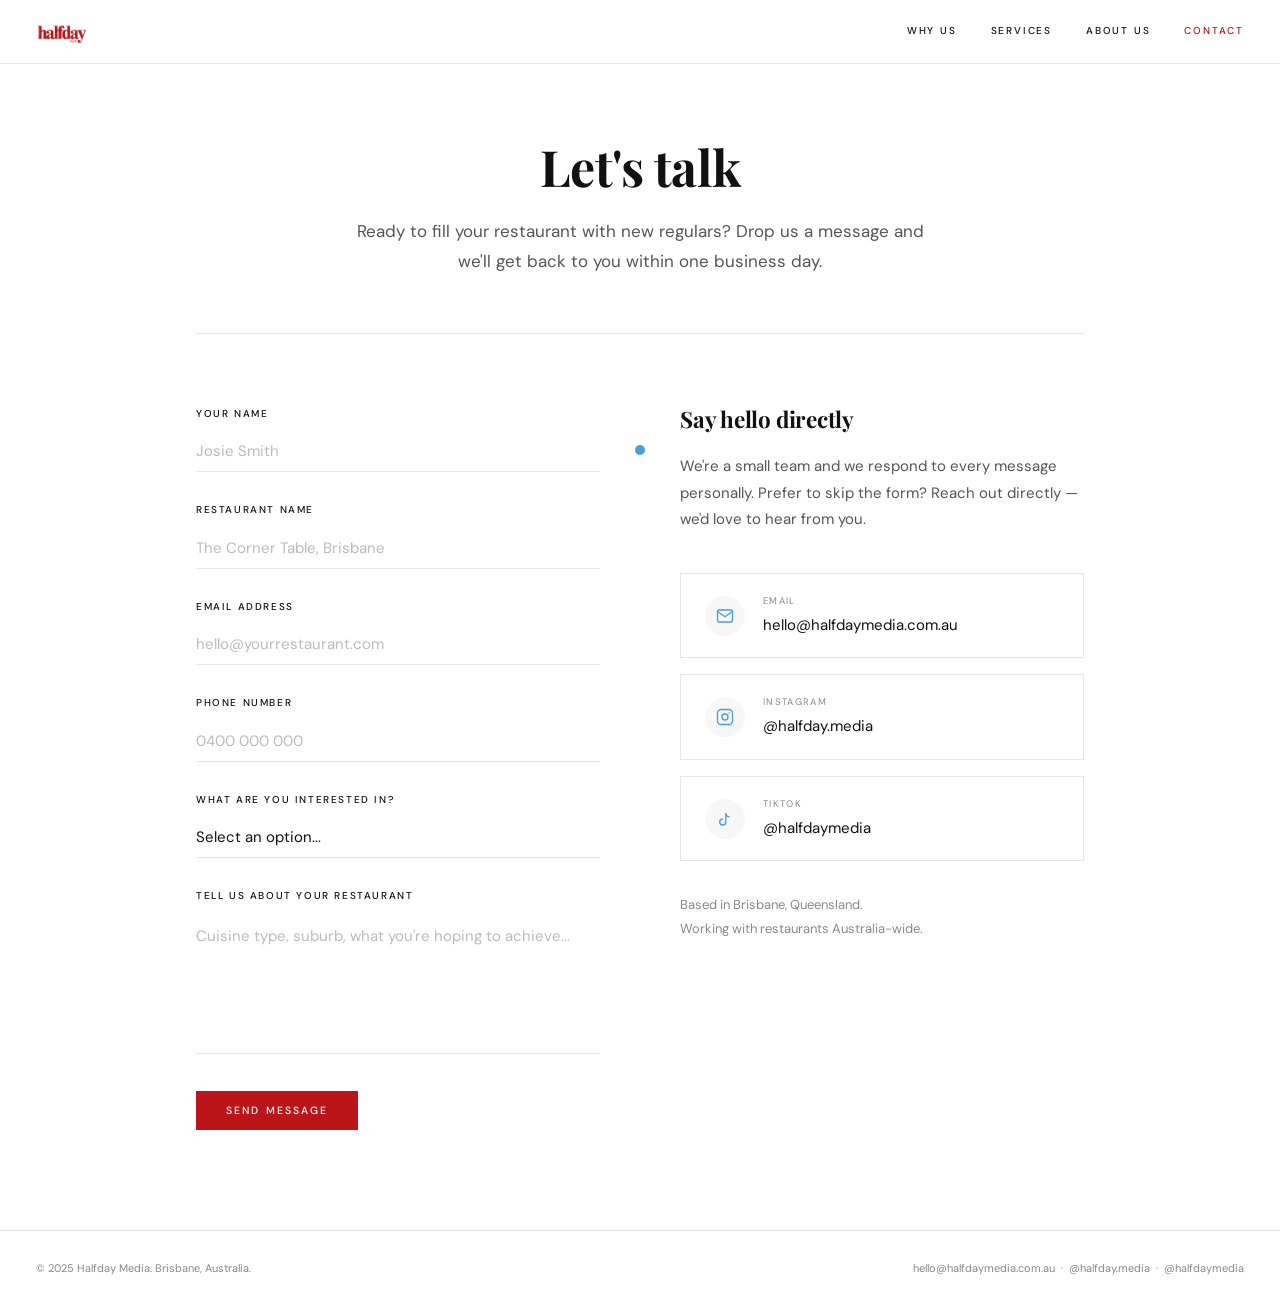
<file: contact.html>
<!DOCTYPE html>
<html lang="en">
<head>
  <meta charset="UTF-8">
  <meta name="viewport" content="width=device-width, initial-scale=1.0">
  <title>Contact — Halfday Media | Get in Touch</title>
  <meta name="description" content="Ready to fill your restaurant with new regulars? Get in touch with Halfday Media — Brisbane's influencer marketing agency for food and hospitality.">
  <link rel="icon" type="image/png" href="favicon.png">
  <link rel="preconnect" href="https://fonts.googleapis.com">
  <link href="https://fonts.googleapis.com/css2?family=Playfair+Display:wght@400;700;900&family=DM+Sans:opsz,wght@9..40,300;9..40,400;9..40,500&display=swap" rel="stylesheet">
  <link rel="stylesheet" href="styles.css">
</head>
<body>

<header class="site-header">
  <a href="index.html" class="header-logo">
    <img src="logo.png" alt="Halfday Media">
  </a>
  <nav class="site-nav">
    <a href="why-us.html">Why Us</a>
    <a href="services.html">Services</a>
    <a href="about.html">About Us</a>
    <a href="contact.html" class="active">Contact</a>
  </nav>
</header>

<main class="page-main">

  <div class="page-hero">
    <h1>Let's talk</h1>
    <p>Ready to fill your restaurant with new regulars? Drop us a message and we'll get back to you within one business day.</p>
  </div>

  <div class="contact-layout">

    <!-- CONTACT FORM -->
    <div>
      <form name="contact" method="POST" data-netlify="true" action="/thanks.html">
        <div class="form-group">
          <label for="name">Your name</label>
          <input type="text" id="name" name="name" required placeholder="Josie Smith">
        </div>
        <div class="form-group">
          <label for="restaurant">Restaurant name</label>
          <input type="text" id="restaurant" name="restaurant" required placeholder="The Corner Table, Brisbane">
        </div>
        <div class="form-group">
          <label for="email">Email address</label>
          <input type="email" id="email" name="email" required placeholder="hello@yourrestaurant.com">
        </div>
        <div class="form-group">
          <label for="phone">Phone number</label>
          <input type="tel" id="phone" name="phone" placeholder="0400 000 000">
        </div>
        <div class="form-group">
          <label for="package">What are you interested in?</label>
          <select id="package" name="package">
            <option value="" disabled selected>Select an option...</option>
            <option>Starter campaign</option>
            <option>Growth campaign</option>
            <option>Premium campaign</option>
            <option>Ongoing partnership</option>
            <option>Not sure yet — let's chat</option>
          </select>
        </div>
        <div class="form-group">
          <label for="message">Tell us about your restaurant</label>
          <textarea id="message" name="message" rows="6" placeholder="Cuisine type, suburb, what you're hoping to achieve..."></textarea>
        </div>
        <button type="submit" class="btn">Send message</button>
      </form>
    </div>

    <!-- CONTACT INFO -->
    <div class="contact-info">
      <h2>Say hello directly</h2>
      <p>We're a small team and we respond to every message personally. Prefer to skip the form? Reach out directly — we'd love to hear from you.</p>

      <div style="margin-top: 40px; display: flex; flex-direction: column; gap: 16px;">

        <a href="mailto:hello@halfdaymedia.com.au"
           style="display:flex; align-items:center; gap:18px; padding:20px 24px;
                  border:1px solid var(--border); text-decoration:none; color:var(--dark);
                  transition:border-color 0.2s, color 0.2s;">
          <div style="width:40px;height:40px;background:var(--light);border-radius:50%;
                      display:flex;align-items:center;justify-content:center;flex-shrink:0;">
            <svg width="18" height="18" viewBox="0 0 24 24" fill="none" stroke="var(--blue)" stroke-width="1.8">
              <path d="M4 4h16c1.1 0 2 .9 2 2v12c0 1.1-.9 2-2 2H4c-1.1 0-2-.9-2-2V6c0-1.1.9-2 2-2z"/>
              <polyline points="22,6 12,13 2,6"/>
            </svg>
          </div>
          <div>
            <div style="font-size:9.5px;letter-spacing:0.14em;text-transform:uppercase;color:var(--muted);margin-bottom:3px;">Email</div>
            <div style="font-size:15px;">hello@halfdaymedia.com.au</div>
          </div>
        </a>

        <a href="https://instagram.com/halfday.media" target="_blank" rel="noopener"
           style="display:flex; align-items:center; gap:18px; padding:20px 24px;
                  border:1px solid var(--border); text-decoration:none; color:var(--dark);
                  transition:border-color 0.2s, color 0.2s;">
          <div style="width:40px;height:40px;background:var(--light);border-radius:50%;
                      display:flex;align-items:center;justify-content:center;flex-shrink:0;">
            <svg width="18" height="18" viewBox="0 0 24 24" fill="none" stroke="var(--blue)" stroke-width="1.8">
              <rect x="2" y="2" width="20" height="20" rx="5" ry="5"/>
              <circle cx="12" cy="12" r="4"/>
              <circle cx="17.5" cy="6.5" r="1" fill="var(--blue)" stroke="none"/>
            </svg>
          </div>
          <div>
            <div style="font-size:9.5px;letter-spacing:0.14em;text-transform:uppercase;color:var(--muted);margin-bottom:3px;">Instagram</div>
            <div style="font-size:15px;">@halfday.media</div>
          </div>
        </a>

        <a href="https://tiktok.com/@halfdaymedia" target="_blank" rel="noopener"
           style="display:flex; align-items:center; gap:18px; padding:20px 24px;
                  border:1px solid var(--border); text-decoration:none; color:var(--dark);
                  transition:border-color 0.2s, color 0.2s;">
          <div style="width:40px;height:40px;background:var(--light);border-radius:50%;
                      display:flex;align-items:center;justify-content:center;flex-shrink:0;">
            <svg width="18" height="18" viewBox="0 0 24 24" fill="none" stroke="var(--blue)" stroke-width="1.8">
              <path d="M9 12a4 4 0 1 0 4 4V4a5 5 0 0 0 5 5"/>
            </svg>
          </div>
          <div>
            <div style="font-size:9.5px;letter-spacing:0.14em;text-transform:uppercase;color:var(--muted);margin-bottom:3px;">TikTok</div>
            <div style="font-size:15px;">@halfdaymedia</div>
          </div>
        </a>

      </div>

      <p style="margin-top: 32px; font-size: 13px; color: var(--muted); line-height: 1.8;">
        Based in Brisbane, Queensland.<br>
        Working with restaurants Australia-wide.
      </p>
    </div>

  </div><!-- /contact-layout -->

</main>

<footer class="site-footer">
  <span>&copy; 2025 Halfday Media. Brisbane, Australia.</span>
  <span>
    <a href="mailto:hello@halfdaymedia.com.au">hello@halfdaymedia.com.au</a>
    &nbsp;&middot;&nbsp;
    <a href="https://instagram.com/halfday.media" target="_blank" rel="noopener">@halfday.media</a>
    &nbsp;&middot;&nbsp;
    <a href="https://tiktok.com/@halfdaymedia" target="_blank" rel="noopener">@halfdaymedia</a>
  </span>
</footer>

<script src="cursor.js"></script>
</body>
</html>
</file>
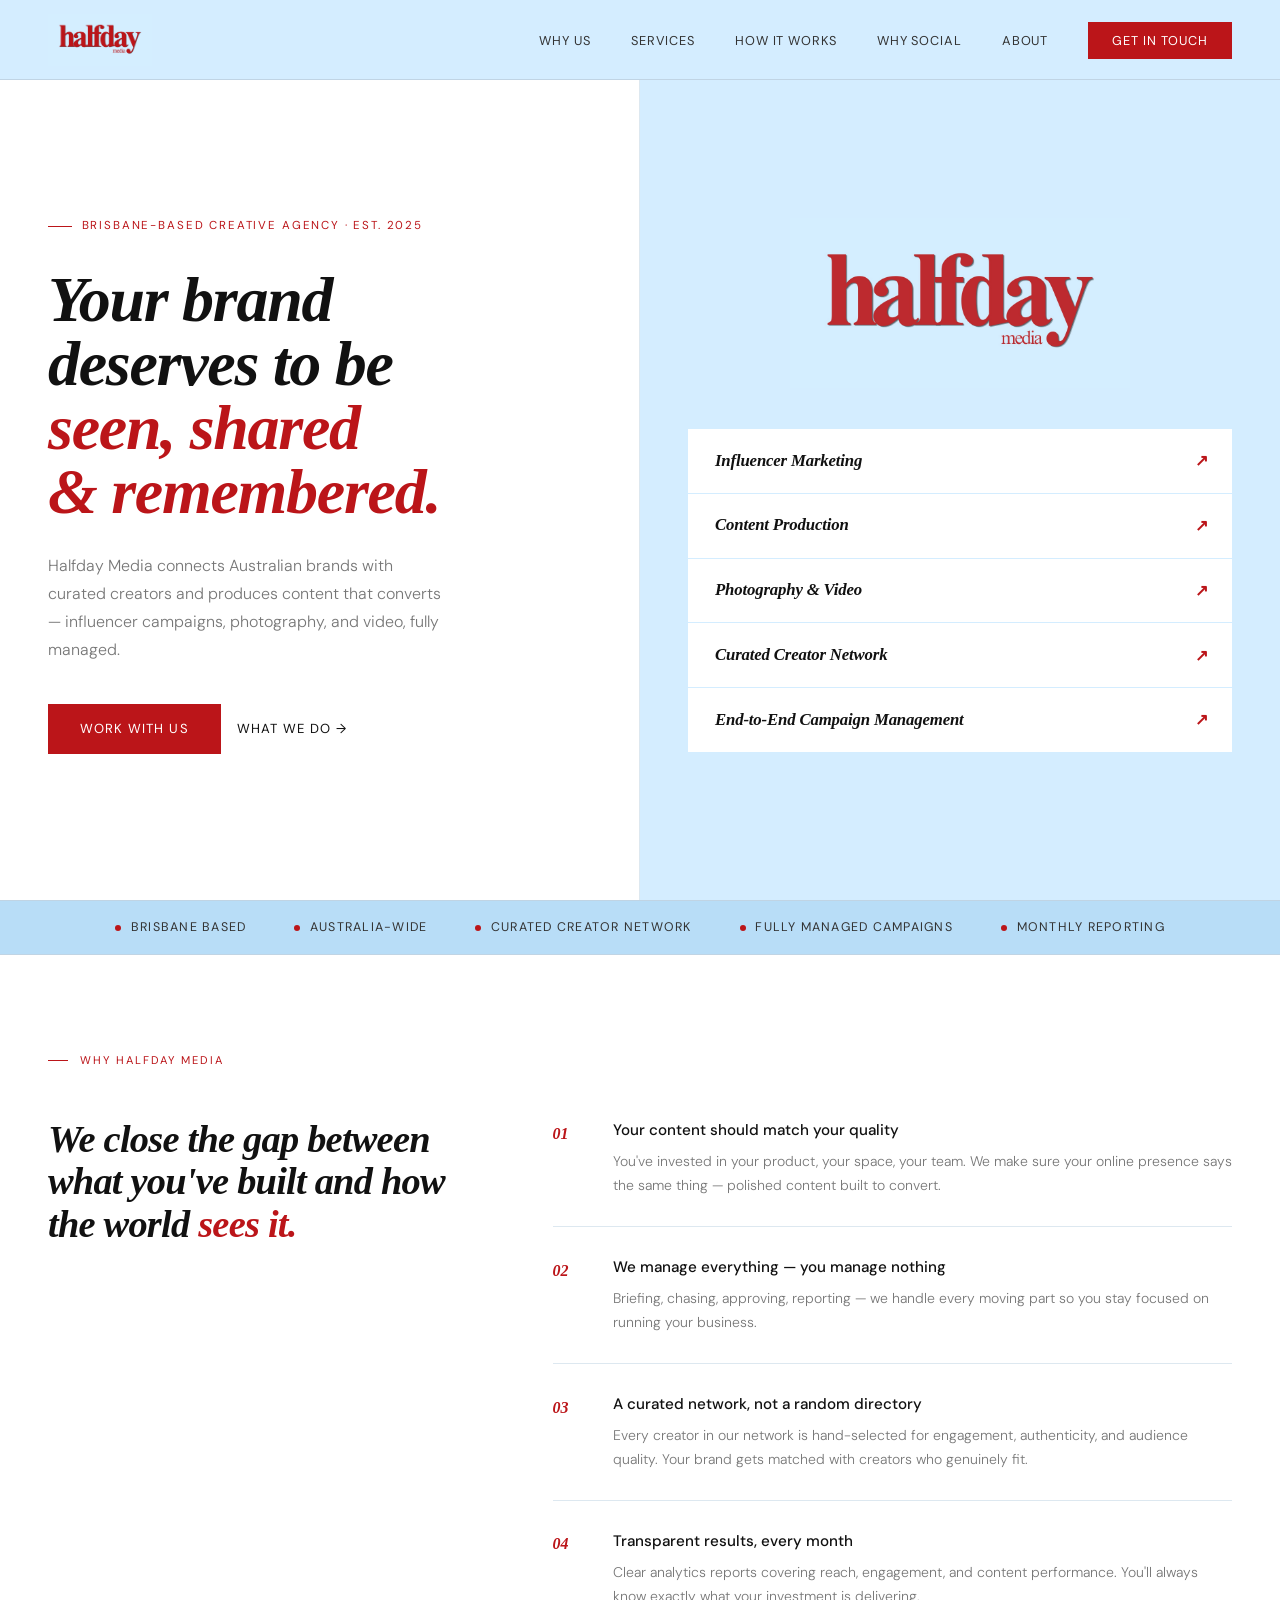
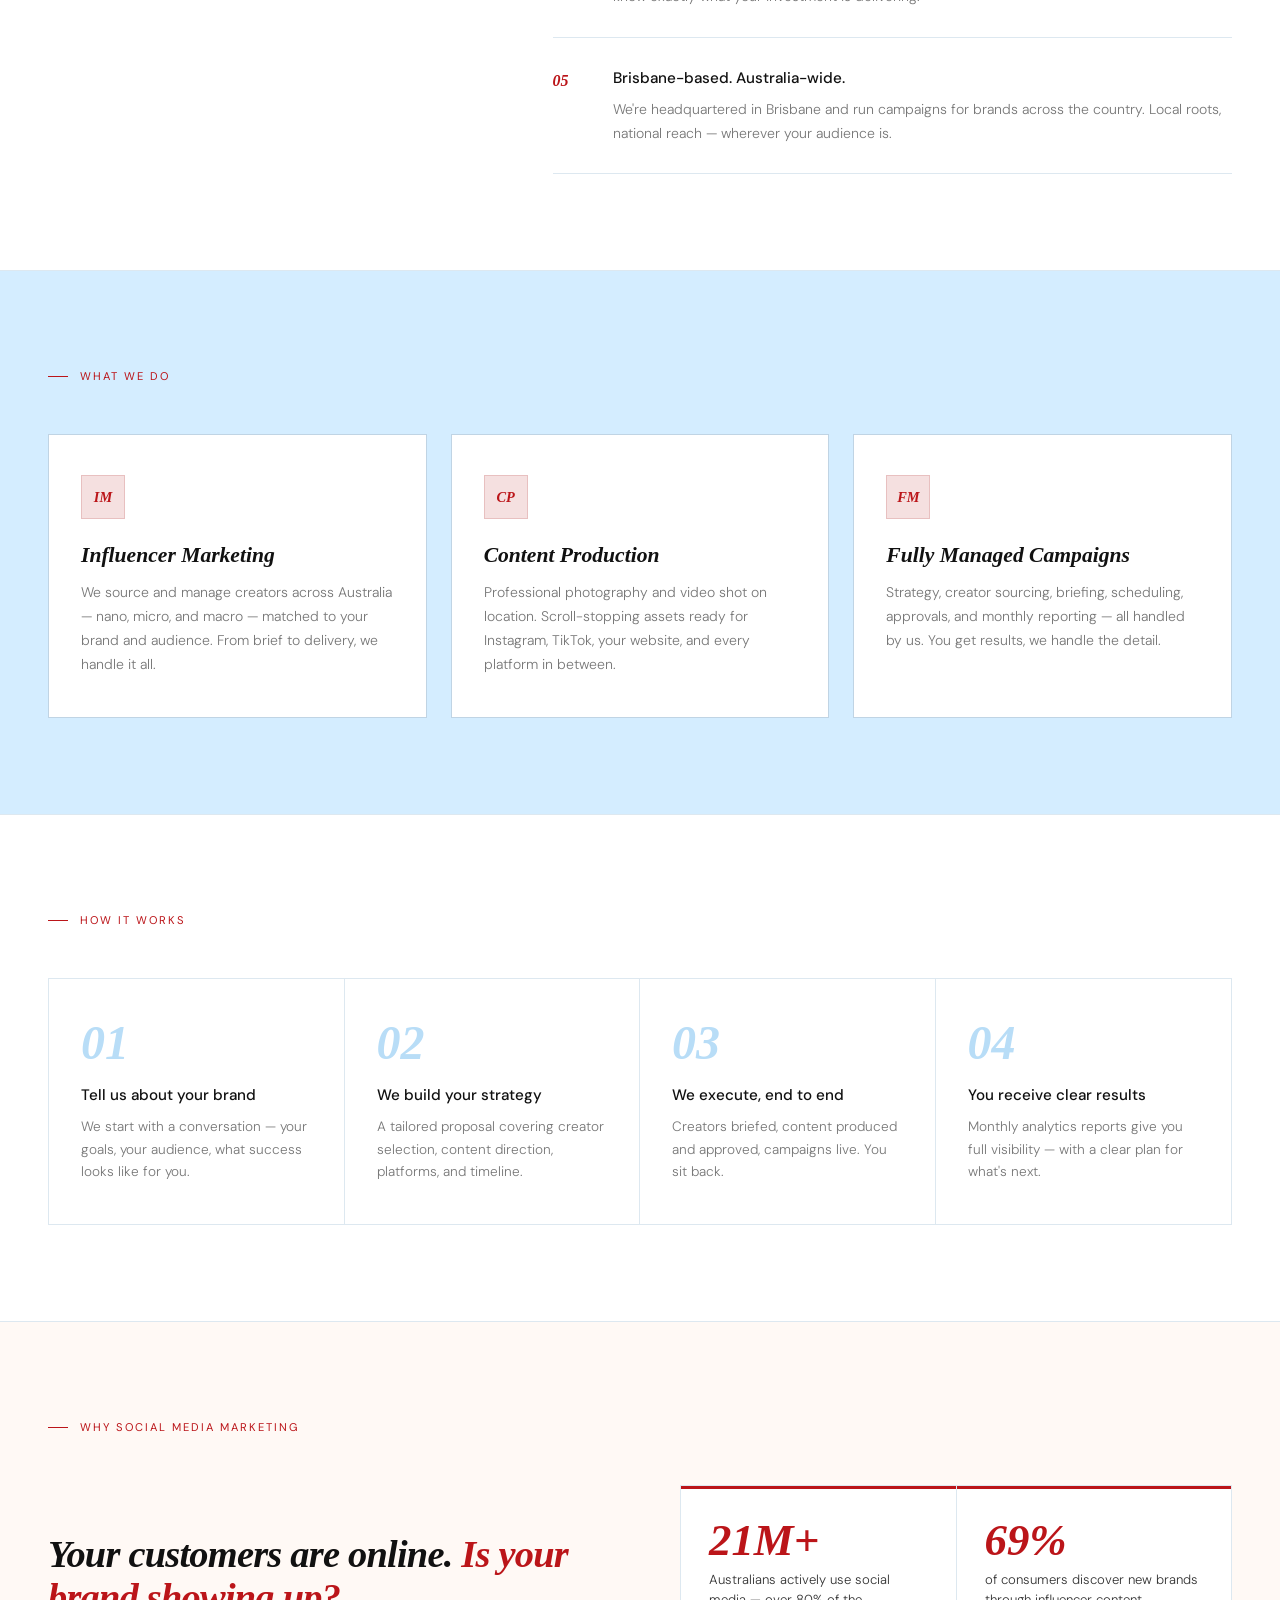
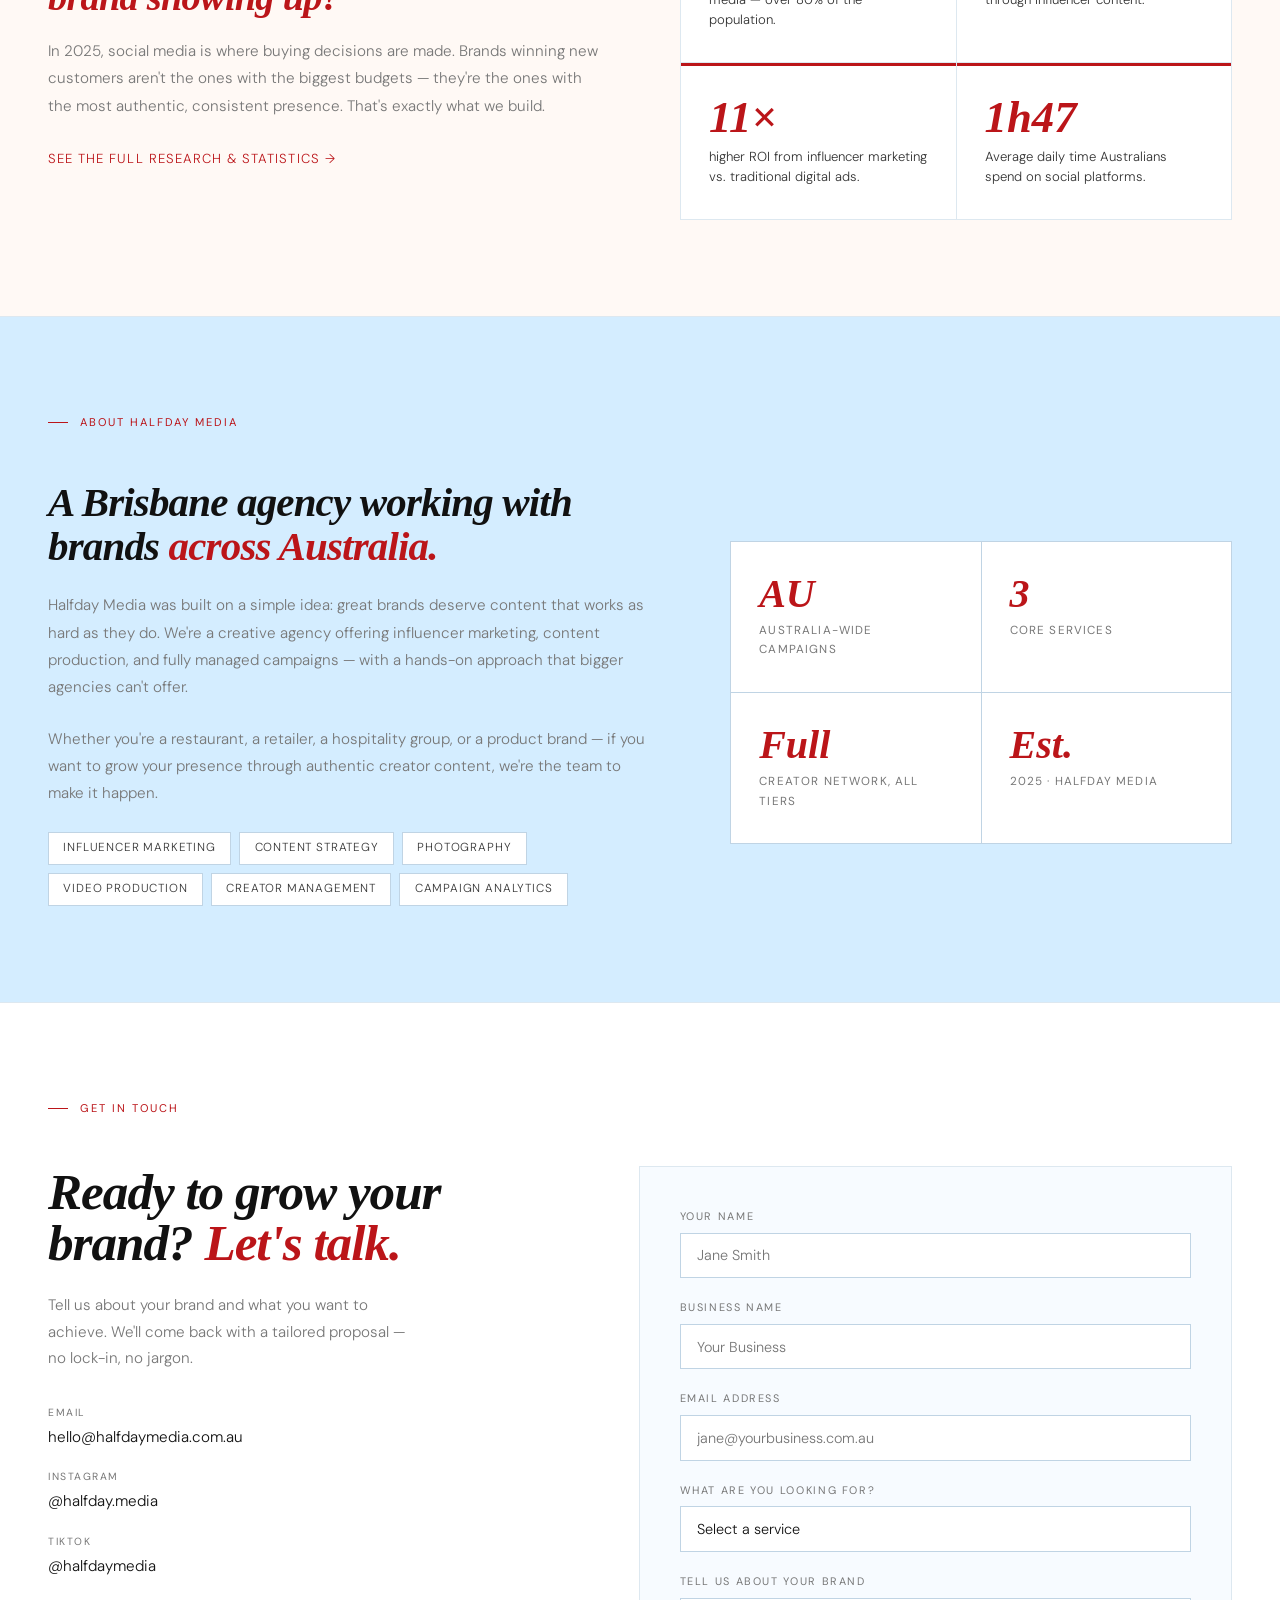
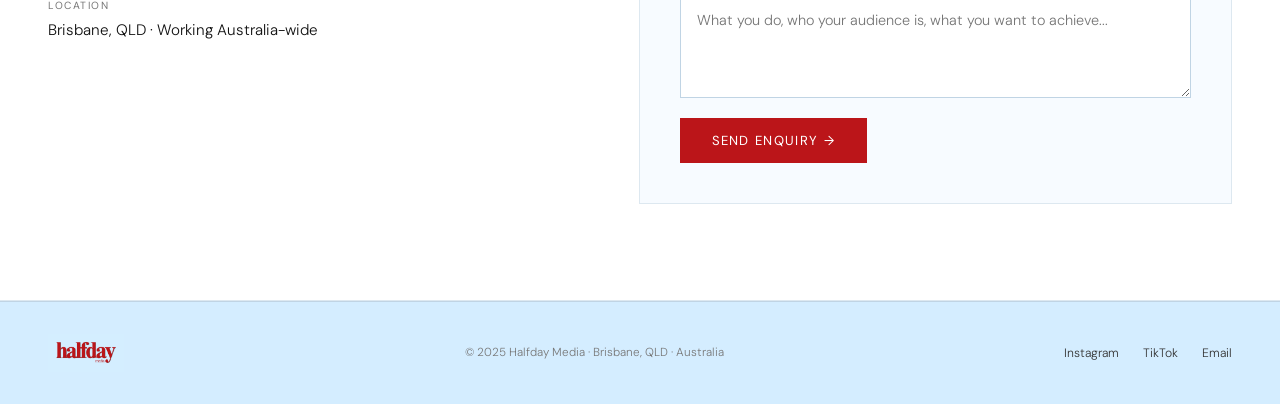
<file: index (3).html>
<!DOCTYPE html>
<html lang="en">
<head>
<meta charset="UTF-8">
<meta name="viewport" content="width=device-width, initial-scale=1.0">
<title>Halfday Media — Influencer Marketing & Content Agency | Australia</title>
<meta name="description" content="Halfday Media is a Brisbane-based influencer marketing and content production agency working with brands across Australia. Curated creators, professional photography, fully managed campaigns.">
<meta name="keywords" content="influencer marketing agency australia, content production agency brisbane, influencer marketing brisbane, brand photography brisbane, social media marketing australia, creator campaigns">
<link rel="preconnect" href="https://fonts.googleapis.com">
<link rel="preconnect" href="https://fonts.gstatic.com" crossorigin>
<link href="https://fonts.googleapis.com/css2?family=DM+Sans:ital,wght@0,300;0,400;0,500;1,400&display=swap" rel="stylesheet">
<style>
  *, *::before, *::after { box-sizing: border-box; margin: 0; padding: 0; }

  :root {
    --sky: #d4edff;
    --sky-mid: #b8ddf7;
    --red: #bb1519;
    --red-light: #f5e0e0;
    --white: #ffffff;
    --off: #f7fbff;
    --warm: #fff9f5;
    --ink: #111111;
    --ink-mid: #333333;
    --muted: #777777;
    --border: #dde8f0;
    --border-strong: #c0d4e4;
  }

  html { scroll-behavior: smooth; }

  body {
    background: var(--white);
    color: var(--ink);
    font-family: 'DM Sans', sans-serif;
    font-weight: 300;
    font-size: 16px;
    line-height: 1.7;
    overflow-x: hidden;
  }

  h1, h2, h3 {
    font-family: 'Times New Roman', 'TimesNewRomanPS-BoldMT', Georgia, serif;
    font-weight: 700;
    font-style: italic;
  }

  /* ── SCROLL ANIMATIONS ── */
  .reveal {
    opacity: 0;
    transform: translateY(28px);
    transition: opacity 0.65s ease, transform 0.65s ease;
  }
  .reveal.visible {
    opacity: 1;
    transform: translateY(0);
  }
  .reveal-left {
    opacity: 0;
    transform: translateX(-30px);
    transition: opacity 0.65s ease, transform 0.65s ease;
  }
  .reveal-left.visible {
    opacity: 1;
    transform: translateX(0);
  }
  .reveal-right {
    opacity: 0;
    transform: translateX(30px);
    transition: opacity 0.65s ease, transform 0.65s ease;
  }
  .reveal-right.visible {
    opacity: 1;
    transform: translateX(0);
  }

  /* ── NAV ── */
  nav {
    position: fixed;
    top: 0; left: 0; right: 0;
    z-index: 100;
    display: flex;
    align-items: center;
    justify-content: space-between;
    padding: 0.85rem 3rem;
    background: var(--sky);
    border-bottom: 1px solid var(--border-strong);
    min-height: 70px;
  }

  .nav-logo img {
    height: 52px;
    width: auto;
    display: block;
  }

  .nav-links {
    display: flex;
    gap: 2.5rem;
    list-style: none;
    align-items: center;
  }

  .nav-links a {
    color: var(--ink-mid);
    text-decoration: none;
    font-size: 0.8rem;
    letter-spacing: 0.07em;
    text-transform: uppercase;
    font-weight: 400;
    transition: color 0.2s;
  }

  .nav-links a:hover { color: var(--red); }

  .nav-cta {
    background: var(--red) !important;
    color: var(--white) !important;
    padding: 0.6rem 1.5rem !important;
    letter-spacing: 0.07em !important;
    transition: opacity 0.2s !important;
  }

  .nav-cta:hover { opacity: 0.85 !important; }

  /* ── HAMBURGER ── */
  .hamburger {
    display: none;
    flex-direction: column;
    gap: 5px;
    cursor: pointer;
    padding: 4px;
    background: none;
    border: none;
    z-index: 200;
  }

  .hamburger span {
    display: block;
    width: 24px;
    height: 2px;
    background: var(--ink);
    transition: all 0.3s;
    transform-origin: center;
  }

  .hamburger.open span:nth-child(1) { transform: translateY(7px) rotate(45deg); }
  .hamburger.open span:nth-child(2) { opacity: 0; }
  .hamburger.open span:nth-child(3) { transform: translateY(-7px) rotate(-45deg); }

  .mobile-menu {
    display: none;
    position: fixed;
    top: 70px; left: 0; right: 0;
    background: var(--sky);
    border-bottom: 1px solid var(--border-strong);
    z-index: 99;
    padding: 1.5rem 2rem;
    flex-direction: column;
    gap: 0;
  }

  .mobile-menu.open { display: flex; }

  .mobile-menu a {
    color: var(--ink);
    text-decoration: none;
    font-size: 0.85rem;
    letter-spacing: 0.07em;
    text-transform: uppercase;
    font-weight: 400;
    padding: 1rem 0;
    border-bottom: 1px solid var(--border);
    transition: color 0.2s;
  }

  .mobile-menu a:hover { color: var(--red); }

  .mobile-menu .mob-cta {
    margin-top: 1rem;
    background: var(--red);
    color: var(--white) !important;
    padding: 0.85rem 1.5rem;
    text-align: center;
    border: none;
  }

  /* ── HERO ── */
  .hero {
    min-height: 100vh;
    display: grid;
    grid-template-columns: 1fr 1fr;
    padding-top: 70px;
  }

  .hero-left {
    padding: 5rem 3.5rem 5rem 3rem;
    display: flex;
    flex-direction: column;
    justify-content: center;
    border-right: 1px solid var(--border);
  }

  .hero-eyebrow {
    font-size: 0.72rem;
    letter-spacing: 0.16em;
    text-transform: uppercase;
    color: var(--red);
    font-weight: 400;
    margin-bottom: 2rem;
    display: flex;
    align-items: center;
    gap: 0.6rem;
  }

  .hero-eyebrow::before {
    content: '';
    display: inline-block;
    width: 24px;
    height: 1px;
    background: var(--red);
  }

  .hero-title {
    font-size: clamp(3rem, 5vw, 5.5rem);
    line-height: 1.0;
    letter-spacing: -0.02em;
    color: var(--ink);
    margin-bottom: 1.75rem;
  }

  .hero-title .accent { color: var(--red); }

  .hero-sub {
    font-size: 1rem;
    color: var(--muted);
    max-width: 400px;
    line-height: 1.75;
    margin-bottom: 2.5rem;
  }

  .hero-actions {
    display: flex;
    gap: 1rem;
    flex-wrap: wrap;
    align-items: center;
  }

  .btn-primary {
    background: var(--red);
    color: var(--white);
    padding: 0.85rem 2rem;
    font-size: 0.82rem;
    font-weight: 400;
    letter-spacing: 0.08em;
    text-transform: uppercase;
    text-decoration: none;
    transition: opacity 0.2s;
    font-family: 'DM Sans', sans-serif;
    display: inline-block;
  }

  .btn-primary:hover { opacity: 0.85; }

  .btn-ghost {
    color: var(--ink);
    font-size: 0.82rem;
    font-weight: 400;
    letter-spacing: 0.08em;
    text-transform: uppercase;
    text-decoration: none;
    transition: color 0.2s;
    font-family: 'DM Sans', sans-serif;
  }

  .btn-ghost:hover { color: var(--red); }

  .hero-right {
    background: var(--sky);
    display: flex;
    flex-direction: column;
    justify-content: center;
    align-items: center;
    padding: 4rem 3rem;
    position: relative;
    overflow: hidden;
    gap: 1px;
  }

  .hero-logo-display {
    width: 75%;
    max-width: 340px;
    margin-bottom: 2.5rem;
    opacity: 0.9;
  }

  .hero-services-list {
    display: flex;
    flex-direction: column;
    gap: 1px;
    width: 100%;
  }

  .hero-service-item {
    background: white;
    padding: 1.1rem 1.5rem;
    display: flex;
    justify-content: space-between;
    align-items: center;
    font-size: 1.05rem;
    font-family: 'Times New Roman', Georgia, serif;
    font-weight: 700;
    font-style: italic;
    color: var(--ink);
    transition: background 0.2s, border-left-color 0.2s;
    border-left: 3px solid transparent;
    letter-spacing: -0.01em;
  }

  .hero-service-item:hover {
    background: #edf6ff;
    border-left-color: var(--red);
  }

  .hero-service-item .arrow {
    color: var(--red);
    font-style: normal;
    font-size: 1rem;
    font-family: sans-serif;
  }

  /* ── DIVIDER BAR ── */
  .divider-bar {
    background: var(--sky-mid);
    border-top: 1px solid var(--border-strong);
    border-bottom: 1px solid var(--border-strong);
    padding: 1rem 3rem;
    display: flex;
    gap: 3rem;
    justify-content: center;
    flex-wrap: wrap;
  }

  .divider-item {
    display: flex;
    align-items: center;
    gap: 0.6rem;
    font-size: 0.78rem;
    letter-spacing: 0.1em;
    text-transform: uppercase;
    color: var(--ink-mid);
    font-weight: 400;
  }

  .divider-dot {
    width: 6px;
    height: 6px;
    background: var(--red);
    border-radius: 50%;
    flex-shrink: 0;
  }

  /* ── SECTIONS ── */
  section { padding: 6rem 3rem; border-bottom: 1px solid var(--border); }

  .section-label {
    font-size: 0.7rem;
    letter-spacing: 0.18em;
    text-transform: uppercase;
    color: var(--red);
    font-weight: 400;
    margin-bottom: 3rem;
    display: flex;
    align-items: center;
    gap: 0.75rem;
  }

  .section-label::before {
    content: '';
    display: inline-block;
    width: 20px;
    height: 1px;
    background: var(--red);
    flex-shrink: 0;
  }

  /* ── WHY US ── */
  .why-layout {
    display: grid;
    grid-template-columns: 1fr 1.6fr;
    gap: 5rem;
    align-items: start;
  }

  .why-heading {
    font-size: clamp(2rem, 3vw, 3.5rem);
    line-height: 1.1;
    letter-spacing: -0.02em;
    color: var(--ink);
    position: sticky;
    top: 90px;
  }

  .why-heading em { color: var(--red); font-style: italic; }

  .why-items { display: flex; flex-direction: column; }

  .why-item {
    padding: 1.75rem 0;
    border-bottom: 1px solid var(--border);
    display: grid;
    grid-template-columns: 2.5rem 1fr;
    gap: 1.25rem;
    align-items: start;
    transition: background 0.2s;
  }

  .why-item:first-child { padding-top: 0; }

  .why-num {
    font-family: 'Times New Roman', Georgia, serif;
    font-weight: 700;
    font-style: italic;
    font-size: 1rem;
    color: var(--red);
    margin-top: 0.1rem;
  }

  .why-title {
    font-size: 0.95rem;
    font-weight: 500;
    color: var(--ink);
    margin-bottom: 0.4rem;
  }

  .why-body { font-size: 0.875rem; color: var(--muted); line-height: 1.7; }

  /* ── SERVICES ── */
  .services-section { background: var(--sky); }

  .services-grid {
    display: grid;
    grid-template-columns: repeat(3, 1fr);
    gap: 1.5rem;
  }

  .service-card {
    background: var(--white);
    padding: 2.5rem 2rem;
    border: 1px solid var(--border-strong);
    position: relative;
    overflow: hidden;
    transition: transform 0.25s, box-shadow 0.25s;
  }

  .service-card::after {
    content: '';
    position: absolute;
    bottom: 0; left: 0; right: 0;
    height: 0;
    background: var(--red);
    transition: height 0.25s;
  }

  .service-card:hover::after { height: 3px; }
  .service-card:hover {
    transform: translateY(-4px);
    box-shadow: 0 10px 36px rgba(187,21,25,0.09);
  }

  .service-icon {
    width: 44px;
    height: 44px;
    background: var(--red-light);
    border: 1px solid #e8c0c0;
    display: flex;
    align-items: center;
    justify-content: center;
    margin-bottom: 1.5rem;
    font-family: 'Times New Roman', Georgia, serif;
    font-weight: 700;
    font-style: italic;
    font-size: 0.9rem;
    color: var(--red);
  }

  .service-name {
    font-size: 1.35rem;
    color: var(--ink);
    margin-bottom: 0.75rem;
    line-height: 1.2;
  }

  .service-body { font-size: 0.875rem; color: var(--muted); line-height: 1.7; }

  /* ── HOW ── */
  .how-grid {
    display: grid;
    grid-template-columns: repeat(4, 1fr);
    border: 1px solid var(--border);
  }

  .how-step {
    padding: 2.5rem 2rem;
    border-right: 1px solid var(--border);
    transition: background 0.2s;
  }

  .how-step:last-child { border-right: none; }
  .how-step:hover { background: var(--off); }

  .how-step-num {
    font-family: 'Times New Roman', Georgia, serif;
    font-weight: 700;
    font-style: italic;
    font-size: 3rem;
    color: var(--sky-mid);
    line-height: 1;
    margin-bottom: 1rem;
  }

  .how-step-title {
    font-size: 0.95rem;
    font-weight: 500;
    color: var(--ink);
    margin-bottom: 0.5rem;
  }

  .how-step-body { font-size: 0.85rem; color: var(--muted); line-height: 1.65; }

  /* ── WHY SOCIAL (condensed) ── */
  .social-section { background: var(--warm); }

  .social-layout {
    display: grid;
    grid-template-columns: 1fr 1fr;
    gap: 5rem;
    align-items: center;
  }

  .social-heading {
    font-size: clamp(2rem, 3vw, 3.5rem);
    line-height: 1.1;
    letter-spacing: -0.02em;
    color: var(--ink);
    margin-bottom: 1.25rem;
  }

  .social-heading em { color: var(--red); }

  .social-sub {
    font-size: 0.95rem;
    color: var(--muted);
    line-height: 1.8;
    margin-bottom: 1.5rem;
  }

  .social-link {
    display: inline-flex;
    align-items: center;
    gap: 0.4rem;
    font-size: 0.82rem;
    letter-spacing: 0.08em;
    text-transform: uppercase;
    color: var(--red);
    text-decoration: none;
    font-family: 'DM Sans', sans-serif;
    transition: gap 0.2s;
  }

  .social-link:hover { gap: 0.7rem; }

  .social-stats {
    display: grid;
    grid-template-columns: 1fr 1fr;
    gap: 1px;
    background: var(--border);
    border: 1px solid var(--border);
  }

  .social-stat {
    background: var(--white);
    padding: 2rem 1.75rem;
    position: relative;
  }

  .social-stat::before {
    content: '';
    position: absolute;
    top: 0; left: 0; right: 0;
    height: 3px;
    background: var(--red);
  }

  .social-stat-num {
    font-family: 'Times New Roman', Georgia, serif;
    font-weight: 700;
    font-style: italic;
    font-size: 2.8rem;
    color: var(--red);
    line-height: 1;
    margin-bottom: 0.5rem;
    display: block;
  }

  .social-stat-text {
    font-size: 0.82rem;
    color: var(--ink-mid);
    line-height: 1.5;
  }

  /* ── ABOUT ── */
  .about-section { background: var(--sky); }

  .about-layout {
    display: grid;
    grid-template-columns: 1.2fr 1fr;
    gap: 5rem;
    align-items: center;
  }

  .about-heading {
    font-size: clamp(2rem, 3.2vw, 3.8rem);
    line-height: 1.08;
    letter-spacing: -0.02em;
    color: var(--ink);
    margin-bottom: 1.5rem;
  }

  .about-heading em { color: var(--red); }

  .about-body {
    font-size: 0.95rem;
    color: var(--muted);
    line-height: 1.8;
    margin-bottom: 1.5rem;
  }

  .about-pills {
    display: flex;
    flex-wrap: wrap;
    gap: 0.5rem;
    margin-top: 1.5rem;
  }

  .about-pill {
    background: var(--white);
    border: 1px solid var(--border-strong);
    padding: 0.35rem 0.9rem;
    font-size: 0.73rem;
    letter-spacing: 0.07em;
    text-transform: uppercase;
    color: var(--ink-mid);
  }

  .about-stats {
    display: grid;
    grid-template-columns: 1fr 1fr;
    gap: 1px;
    background: var(--border-strong);
    border: 1px solid var(--border-strong);
  }

  .about-stat {
    padding: 2rem 1.75rem;
    background: var(--white);
  }

  .about-stat-num {
    font-family: 'Times New Roman', Georgia, serif;
    font-weight: 700;
    font-style: italic;
    font-size: 2.5rem;
    color: var(--red);
    line-height: 1;
    margin-bottom: 0.4rem;
    display: block;
  }

  .about-stat-lbl {
    font-size: 0.73rem;
    letter-spacing: 0.1em;
    text-transform: uppercase;
    color: var(--muted);
    font-weight: 400;
  }

  /* ── CONTACT ── */
  .contact-section { padding: 6rem 3rem; }

  .contact-layout {
    display: grid;
    grid-template-columns: 1fr 1.2fr;
    gap: 6rem;
    align-items: start;
  }

  .contact-heading {
    font-size: clamp(2.5rem, 4vw, 4.5rem);
    line-height: 1.0;
    letter-spacing: -0.02em;
    color: var(--ink);
    margin-bottom: 1.5rem;
  }

  .contact-heading span { color: var(--red); }

  .contact-sub {
    font-size: 0.95rem;
    color: var(--muted);
    line-height: 1.75;
    margin-bottom: 2rem;
    max-width: 360px;
  }

  .contact-details { display: flex; flex-direction: column; gap: 1.1rem; }
  .contact-row { display: flex; flex-direction: column; gap: 0.2rem; }

  .contact-lbl {
    font-size: 0.65rem;
    letter-spacing: 0.15em;
    text-transform: uppercase;
    color: var(--muted);
    font-weight: 400;
  }

  .contact-val {
    color: var(--ink);
    font-size: 0.95rem;
    text-decoration: none;
    transition: color 0.2s;
  }

  .contact-val:hover { color: var(--red); }

  .contact-form {
    display: flex;
    flex-direction: column;
    gap: 1.25rem;
    background: var(--off);
    padding: 2.5rem;
    border: 1px solid var(--border);
  }

  .form-group { display: flex; flex-direction: column; gap: 0.45rem; }

  .form-group label {
    font-size: 0.68rem;
    letter-spacing: 0.15em;
    text-transform: uppercase;
    color: var(--muted);
    font-weight: 400;
  }

  .form-group input,
  .form-group textarea,
  .form-group select {
    background: var(--white);
    border: 1px solid var(--border-strong);
    color: var(--ink);
    padding: 0.8rem 1rem;
    font-family: 'DM Sans', sans-serif;
    font-size: 0.9rem;
    font-weight: 300;
    outline: none;
    transition: border-color 0.2s;
    width: 100%;
    appearance: none;
  }

  .form-group input:focus,
  .form-group textarea:focus,
  .form-group select:focus { border-color: var(--red); }

  .form-group textarea { resize: vertical; min-height: 100px; }

  .form-submit {
    background: var(--red);
    color: var(--white);
    border: none;
    padding: 0.9rem 2rem;
    font-family: 'DM Sans', sans-serif;
    font-size: 0.82rem;
    font-weight: 400;
    letter-spacing: 0.1em;
    text-transform: uppercase;
    cursor: pointer;
    transition: opacity 0.2s;
    align-self: flex-start;
  }

  .form-submit:hover { opacity: 0.85; }

  /* ── FOOTER ── */
  footer {
    background: var(--sky);
    padding: 2rem 3rem;
    display: flex;
    align-items: center;
    justify-content: space-between;
    flex-wrap: wrap;
    gap: 1rem;
    border-top: 1px solid var(--border-strong);
  }

  .footer-logo img { height: 38px; width: auto; display: block; }

  .footer-copy { font-size: 0.73rem; color: var(--muted); }

  .footer-socials { display: flex; gap: 1.5rem; }

  .footer-social-link {
    font-size: 0.76rem;
    color: var(--ink-mid);
    text-decoration: none;
    transition: color 0.2s;
  }

  .footer-social-link:hover { color: var(--red); }

  /* ── RESPONSIVE ── */
  @media (max-width: 960px) {
    nav { padding: 0.85rem 1.5rem; }
    .nav-links { display: none; }
    .hamburger { display: flex; }
    .hero { grid-template-columns: 1fr; min-height: auto; }
    .hero-left { padding: 4rem 1.5rem 3rem; border-right: none; border-bottom: 1px solid var(--border); }
    .hero-right { padding: 2.5rem 1.5rem; min-height: auto; }
    .hero-logo-display { width: 55%; margin-bottom: 2rem; }
    section { padding: 4rem 1.5rem; }
    .why-layout { grid-template-columns: 1fr; gap: 2.5rem; }
    .why-heading { position: static; }
    .services-grid { grid-template-columns: 1fr; gap: 1rem; }
    .how-grid { grid-template-columns: 1fr 1fr; }
    .how-step:nth-child(2) { border-right: none; }
    .how-step:nth-child(3) { border-top: 1px solid var(--border); border-right: 1px solid var(--border); }
    .how-step:nth-child(4) { border-top: 1px solid var(--border); border-right: none; }
    .social-layout { grid-template-columns: 1fr; gap: 2.5rem; }
    .about-layout { grid-template-columns: 1fr; gap: 3rem; }
    .contact-layout { grid-template-columns: 1fr; gap: 3rem; }
    .contact-section { padding: 4rem 1.5rem; }
    .divider-bar { padding: 1rem 1.5rem; gap: 1.5rem; }
    footer { padding: 1.5rem; }
  }
</style>
</head>
<body>
<nav>
  <a href="#" class="nav-logo" aria-label="Halfday Media">
    <img src="[data-uri]" alt="Halfday Media" />
  </a>
  <ul class="nav-links">
    <li><a href="#why">Why Us</a></li>
    <li><a href="#services">Services</a></li>
    <li><a href="#how">How It Works</a></li>
    <li><a href="#social">Why Social</a></li>
    <li><a href="#about">About</a></li>
    <li><a href="#contact" class="nav-cta">Get in touch</a></li>
  </ul>
  <button class="hamburger" id="hamburger" aria-label="Menu">
    <span></span><span></span><span></span>
  </button>
</nav>

<div class="mobile-menu" id="mobileMenu">
  <a href="#why" onclick="closeMenu()">Why Us</a>
  <a href="#services" onclick="closeMenu()">Services</a>
  <a href="#how" onclick="closeMenu()">How It Works</a>
  <a href="#social" onclick="closeMenu()">Why Social Media</a>
  <a href="#about" onclick="closeMenu()">About</a>
  <a href="#contact" class="mob-cta" onclick="closeMenu()">Get in touch →</a>
</div>

<!-- HERO -->
<div class="hero">
  <div class="hero-left">
    <p class="hero-eyebrow">Brisbane-Based Creative Agency · Est. 2025</p>
    <h1 class="hero-title">
      Your brand<br>deserves to be<br><span class="accent">seen, shared<br>&amp; remembered.</span>
    </h1>
    <p class="hero-sub">Halfday Media connects Australian brands with curated creators and produces content that converts — influencer campaigns, photography, and video, fully managed.</p>
    <div class="hero-actions">
      <a href="#contact" class="btn-primary">Work with us</a>
      <a href="#services" class="btn-ghost">What we do →</a>
    </div>
  </div>

  <div class="hero-right">
    <img src="[data-uri]" alt="Halfday Media" class="hero-logo-display" />
    <div class="hero-services-list">
      <div class="hero-service-item"><span>Influencer Marketing</span><span class="arrow">↗</span></div>
      <div class="hero-service-item"><span>Content Production</span><span class="arrow">↗</span></div>
      <div class="hero-service-item"><span>Photography &amp; Video</span><span class="arrow">↗</span></div>
      <div class="hero-service-item"><span>Curated Creator Network</span><span class="arrow">↗</span></div>
      <div class="hero-service-item"><span>End-to-End Campaign Management</span><span class="arrow">↗</span></div>
    </div>
  </div>
</div>

<!-- DIVIDER -->
<div class="divider-bar">
  <div class="divider-item"><span class="divider-dot"></span>Brisbane Based</div>
  <div class="divider-item"><span class="divider-dot"></span>Australia-Wide</div>
  <div class="divider-item"><span class="divider-dot"></span>Curated Creator Network</div>
  <div class="divider-item"><span class="divider-dot"></span>Fully Managed Campaigns</div>
  <div class="divider-item"><span class="divider-dot"></span>Monthly Reporting</div>
</div>

<!-- WHY HALFDAY -->
<section id="why">
  <p class="section-label">Why Halfday Media</p>
  <div class="why-layout">
    <h2 class="why-heading reveal-left">We close the gap between what you've built and how the world <em>sees it.</em></h2>
    <div class="why-items">
      <div class="why-item reveal">
        <span class="why-num">01</span>
        <div>
          <p class="why-title">Your content should match your quality</p>
          <p class="why-body">You've invested in your product, your space, your team. We make sure your online presence says the same thing — polished content built to convert.</p>
        </div>
      </div>
      <div class="why-item reveal">
        <span class="why-num">02</span>
        <div>
          <p class="why-title">We manage everything — you manage nothing</p>
          <p class="why-body">Briefing, chasing, approving, reporting — we handle every moving part so you stay focused on running your business.</p>
        </div>
      </div>
      <div class="why-item reveal">
        <span class="why-num">03</span>
        <div>
          <p class="why-title">A curated network, not a random directory</p>
          <p class="why-body">Every creator in our network is hand-selected for engagement, authenticity, and audience quality. Your brand gets matched with creators who genuinely fit.</p>
        </div>
      </div>
      <div class="why-item reveal">
        <span class="why-num">04</span>
        <div>
          <p class="why-title">Transparent results, every month</p>
          <p class="why-body">Clear analytics reports covering reach, engagement, and content performance. You'll always know exactly what your investment is delivering.</p>
        </div>
      </div>
      <div class="why-item reveal">
        <span class="why-num">05</span>
        <div>
          <p class="why-title">Brisbane-based. Australia-wide.</p>
          <p class="why-body">We're headquartered in Brisbane and run campaigns for brands across the country. Local roots, national reach — wherever your audience is.</p>
        </div>
      </div>
    </div>
  </div>
</section>

<!-- SERVICES -->
<section id="services" class="services-section">
  <p class="section-label">What we do</p>
  <div class="services-grid">
    <div class="service-card reveal">
      <div class="service-icon">IM</div>
      <h3 class="service-name">Influencer Marketing</h3>
      <p class="service-body">We source and manage creators across Australia — nano, micro, and macro — matched to your brand and audience. From brief to delivery, we handle it all.</p>
    </div>
    <div class="service-card reveal">
      <div class="service-icon">CP</div>
      <h3 class="service-name">Content Production</h3>
      <p class="service-body">Professional photography and video shot on location. Scroll-stopping assets ready for Instagram, TikTok, your website, and every platform in between.</p>
    </div>
    <div class="service-card reveal">
      <div class="service-icon">FM</div>
      <h3 class="service-name">Fully Managed Campaigns</h3>
      <p class="service-body">Strategy, creator sourcing, briefing, scheduling, approvals, and monthly reporting — all handled by us. You get results, we handle the detail.</p>
    </div>
  </div>
</section>

<!-- HOW IT WORKS -->
<section id="how">
  <p class="section-label">How it works</p>
  <div class="how-grid">
    <div class="how-step reveal">
      <div class="how-step-num">01</div>
      <p class="how-step-title">Tell us about your brand</p>
      <p class="how-step-body">We start with a conversation — your goals, your audience, what success looks like for you.</p>
    </div>
    <div class="how-step reveal">
      <div class="how-step-num">02</div>
      <p class="how-step-title">We build your strategy</p>
      <p class="how-step-body">A tailored proposal covering creator selection, content direction, platforms, and timeline.</p>
    </div>
    <div class="how-step reveal">
      <div class="how-step-num">03</div>
      <p class="how-step-title">We execute, end to end</p>
      <p class="how-step-body">Creators briefed, content produced and approved, campaigns live. You sit back.</p>
    </div>
    <div class="how-step reveal">
      <div class="how-step-num">04</div>
      <p class="how-step-title">You receive clear results</p>
      <p class="how-step-body">Monthly analytics reports give you full visibility — with a clear plan for what's next.</p>
    </div>
  </div>
</section>

<!-- WHY SOCIAL -->
<section id="social" class="social-section">
  <p class="section-label">Why social media marketing</p>
  <div class="social-layout">
    <div class="reveal-left">
      <h2 class="social-heading">Your customers are online. <em>Is your brand showing up?</em></h2>
      <p class="social-sub">In 2025, social media is where buying decisions are made. Brands winning new customers aren't the ones with the biggest budgets — they're the ones with the most authentic, consistent presence. That's exactly what we build.</p>
      <a href="why-social.html" class="social-link">See the full research &amp; statistics →</a>
    </div>
    <div class="social-stats reveal-right">
      <div class="social-stat">
        <span class="social-stat-num">21M+</span>
        <p class="social-stat-text">Australians actively use social media — over 80% of the population.</p>
      </div>
      <div class="social-stat">
        <span class="social-stat-num">69%</span>
        <p class="social-stat-text">of consumers discover new brands through influencer content.</p>
      </div>
      <div class="social-stat">
        <span class="social-stat-num">11×</span>
        <p class="social-stat-text">higher ROI from influencer marketing vs. traditional digital ads.</p>
      </div>
      <div class="social-stat">
        <span class="social-stat-num">1h47</span>
        <p class="social-stat-text">Average daily time Australians spend on social platforms.</p>
      </div>
    </div>
  </div>
</section>

<!-- ABOUT -->
<section id="about" class="about-section">
  <p class="section-label">About Halfday Media</p>
  <div class="about-layout">
    <div class="reveal-left">
      <h2 class="about-heading">A Brisbane agency working with brands <em>across Australia.</em></h2>
      <p class="about-body">Halfday Media was built on a simple idea: great brands deserve content that works as hard as they do. We're a creative agency offering influencer marketing, content production, and fully managed campaigns — with a hands-on approach that bigger agencies can't offer.</p>
      <p class="about-body">Whether you're a restaurant, a retailer, a hospitality group, or a product brand — if you want to grow your presence through authentic creator content, we're the team to make it happen.</p>
      <div class="about-pills">
        <span class="about-pill">Influencer Marketing</span>
        <span class="about-pill">Content Strategy</span>
        <span class="about-pill">Photography</span>
        <span class="about-pill">Video Production</span>
        <span class="about-pill">Creator Management</span>
        <span class="about-pill">Campaign Analytics</span>
      </div>
    </div>
    <div class="about-stats reveal-right">
      <div class="about-stat">
        <span class="about-stat-num">AU</span>
        <p class="about-stat-lbl">Australia-wide campaigns</p>
      </div>
      <div class="about-stat">
        <span class="about-stat-num">3</span>
        <p class="about-stat-lbl">Core services</p>
      </div>
      <div class="about-stat">
        <span class="about-stat-num">Full</span>
        <p class="about-stat-lbl">Creator network, all tiers</p>
      </div>
      <div class="about-stat">
        <span class="about-stat-num">Est.</span>
        <p class="about-stat-lbl">2025 · Halfday Media</p>
      </div>
    </div>
  </div>
</section>

<!-- CONTACT -->
<section id="contact" class="contact-section">
  <p class="section-label">Get in touch</p>
  <div class="contact-layout">
    <div class="reveal-left">
      <h2 class="contact-heading">Ready to grow your brand? <span>Let's talk.</span></h2>
      <p class="contact-sub">Tell us about your brand and what you want to achieve. We'll come back with a tailored proposal — no lock-in, no jargon.</p>
      <div class="contact-details">
        <div class="contact-row">
          <span class="contact-lbl">Email</span>
          <a href="mailto:hello@halfdaymedia.com.au" class="contact-val">hello@halfdaymedia.com.au</a>
        </div>
        <div class="contact-row">
          <span class="contact-lbl">Instagram</span>
          <a href="https://instagram.com/halfday.media" target="_blank" rel="noopener" class="contact-val">@halfday.media</a>
        </div>
        <div class="contact-row">
          <span class="contact-lbl">TikTok</span>
          <a href="https://tiktok.com/@halfdaymedia" target="_blank" rel="noopener" class="contact-val">@halfdaymedia</a>
        </div>
        <div class="contact-row">
          <span class="contact-lbl">Location</span>
          <span class="contact-val">Brisbane, QLD · Working Australia-wide</span>
        </div>
      </div>
    </div>
    <form class="contact-form reveal-right" action="mailto:hello@halfdaymedia.com.au" method="post" enctype="text/plain">
      <div class="form-group">
        <label for="name">Your name</label>
        <input type="text" id="name" name="name" placeholder="Jane Smith" required>
      </div>
      <div class="form-group">
        <label for="business">Business name</label>
        <input type="text" id="business" name="business" placeholder="Your Business" required>
      </div>
      <div class="form-group">
        <label for="email">Email address</label>
        <input type="email" id="email" name="email" placeholder="jane@yourbusiness.com.au" required>
      </div>
      <div class="form-group">
        <label for="interest">What are you looking for?</label>
        <select id="interest" name="interest">
          <option value="">Select a service</option>
          <option value="influencer">Influencer Marketing</option>
          <option value="content">Content Production</option>
          <option value="photography">Photography &amp; Video</option>
          <option value="all">Full Campaign Management</option>
          <option value="unsure">Not sure yet — let's chat</option>
        </select>
      </div>
      <div class="form-group">
        <label for="message">Tell us about your brand</label>
        <textarea id="message" name="message" placeholder="What you do, who your audience is, what you want to achieve..."></textarea>
      </div>
      <button type="submit" class="form-submit">Send enquiry →</button>
    </form>
  </div>
</section>

<!-- FOOTER -->
<footer>
  <a href="#" class="footer-logo" aria-label="Halfday Media">
    <img src="[data-uri]" alt="Halfday Media" />
  </a>
  <span class="footer-copy">© 2025 Halfday Media · Brisbane, QLD · Australia</span>
  <div class="footer-socials">
    <a href="https://instagram.com/halfday.media" target="_blank" rel="noopener" class="footer-social-link">Instagram</a>
    <a href="https://tiktok.com/@halfdaymedia" target="_blank" rel="noopener" class="footer-social-link">TikTok</a>
    <a href="mailto:hello@halfdaymedia.com.au" class="footer-social-link">Email</a>
  </div>
</footer>

<script>
// Hamburger menu
const hamburger = document.getElementById('hamburger');
const mobileMenu = document.getElementById('mobileMenu');
hamburger.addEventListener('click', () => {
  hamburger.classList.toggle('open');
  mobileMenu.classList.toggle('open');
});
function closeMenu() {
  hamburger.classList.remove('open');
  mobileMenu.classList.remove('open');
}

// Scroll animations
const observer = new IntersectionObserver((entries) => {
  entries.forEach(entry => {
    if (entry.isIntersecting) {
      entry.target.classList.add('visible');
    }
  });
}, { threshold: 0.12 });

document.querySelectorAll('.reveal, .reveal-left, .reveal-right').forEach(el => {
  observer.observe(el);
});

// Stagger why-items
document.querySelectorAll('.why-item').forEach((el, i) => {
  el.style.transitionDelay = (i * 0.08) + 's';
});
</script>
</body></html>
</file>
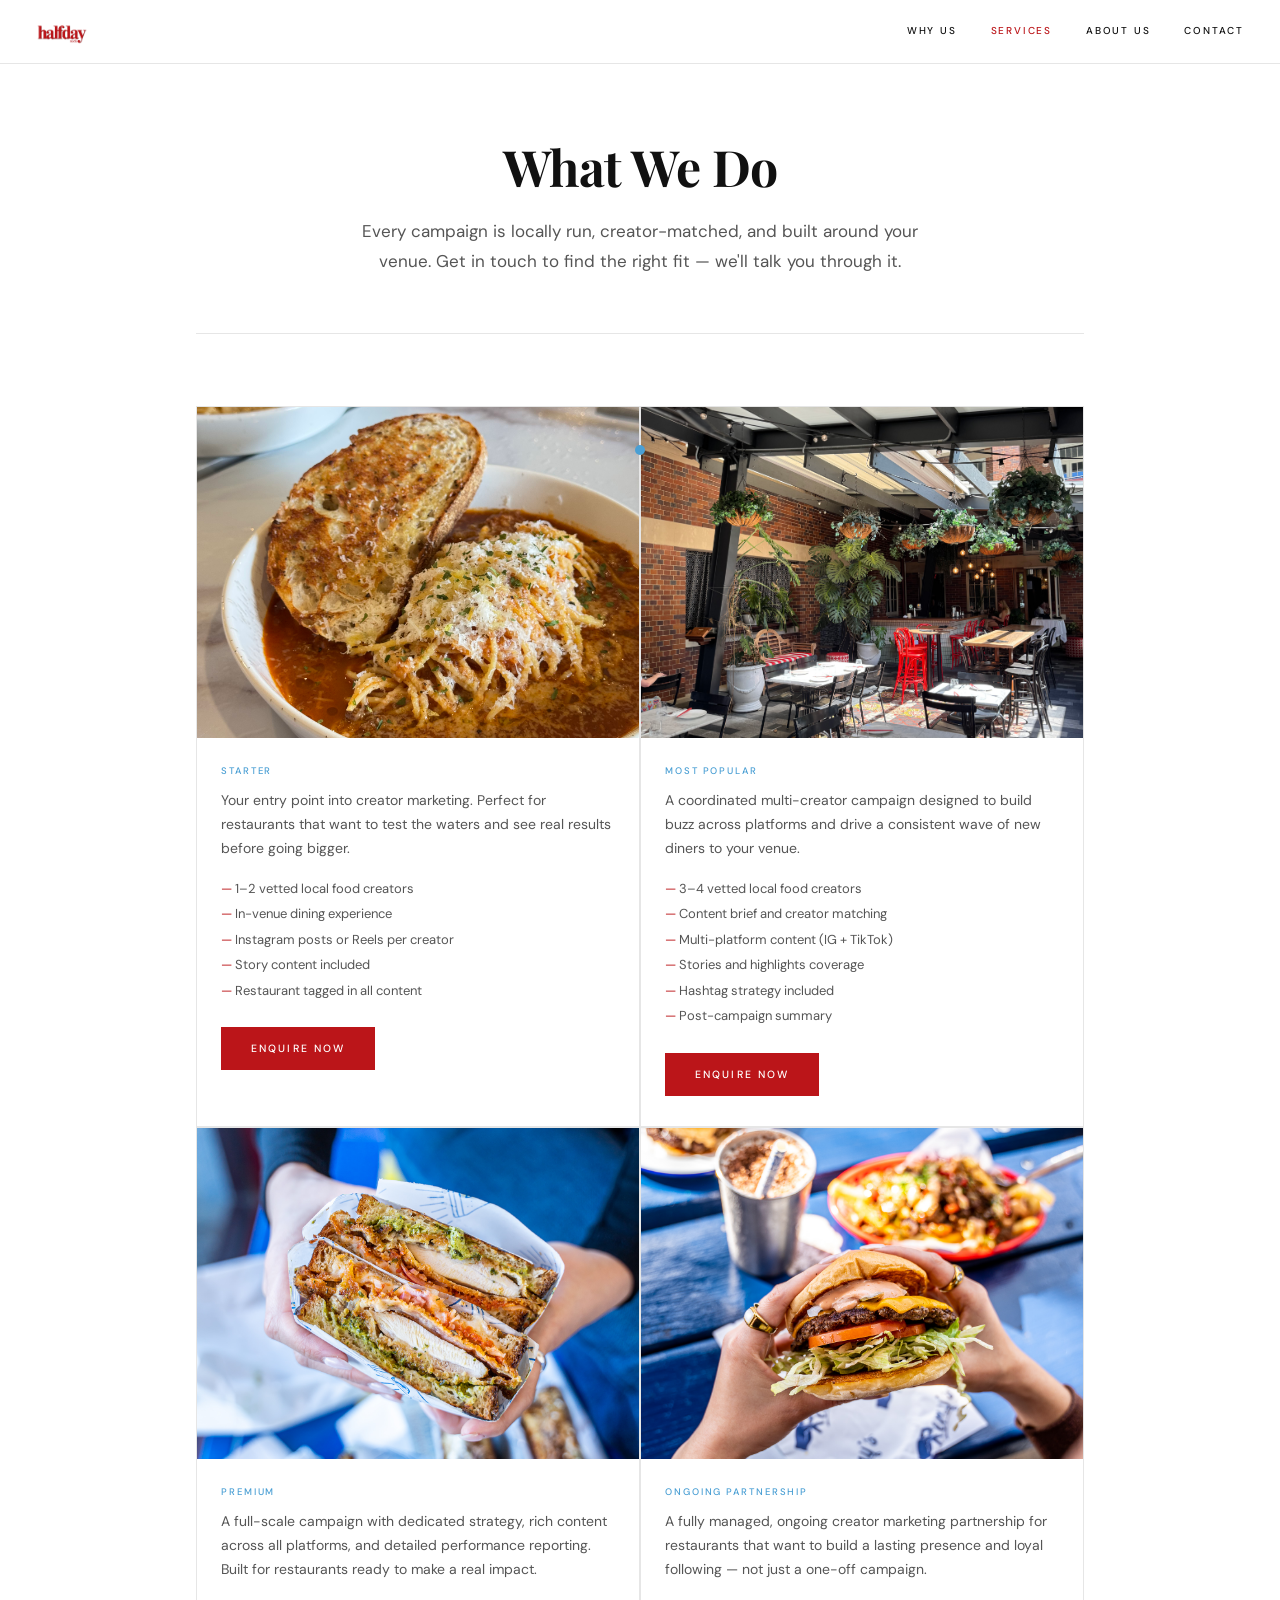
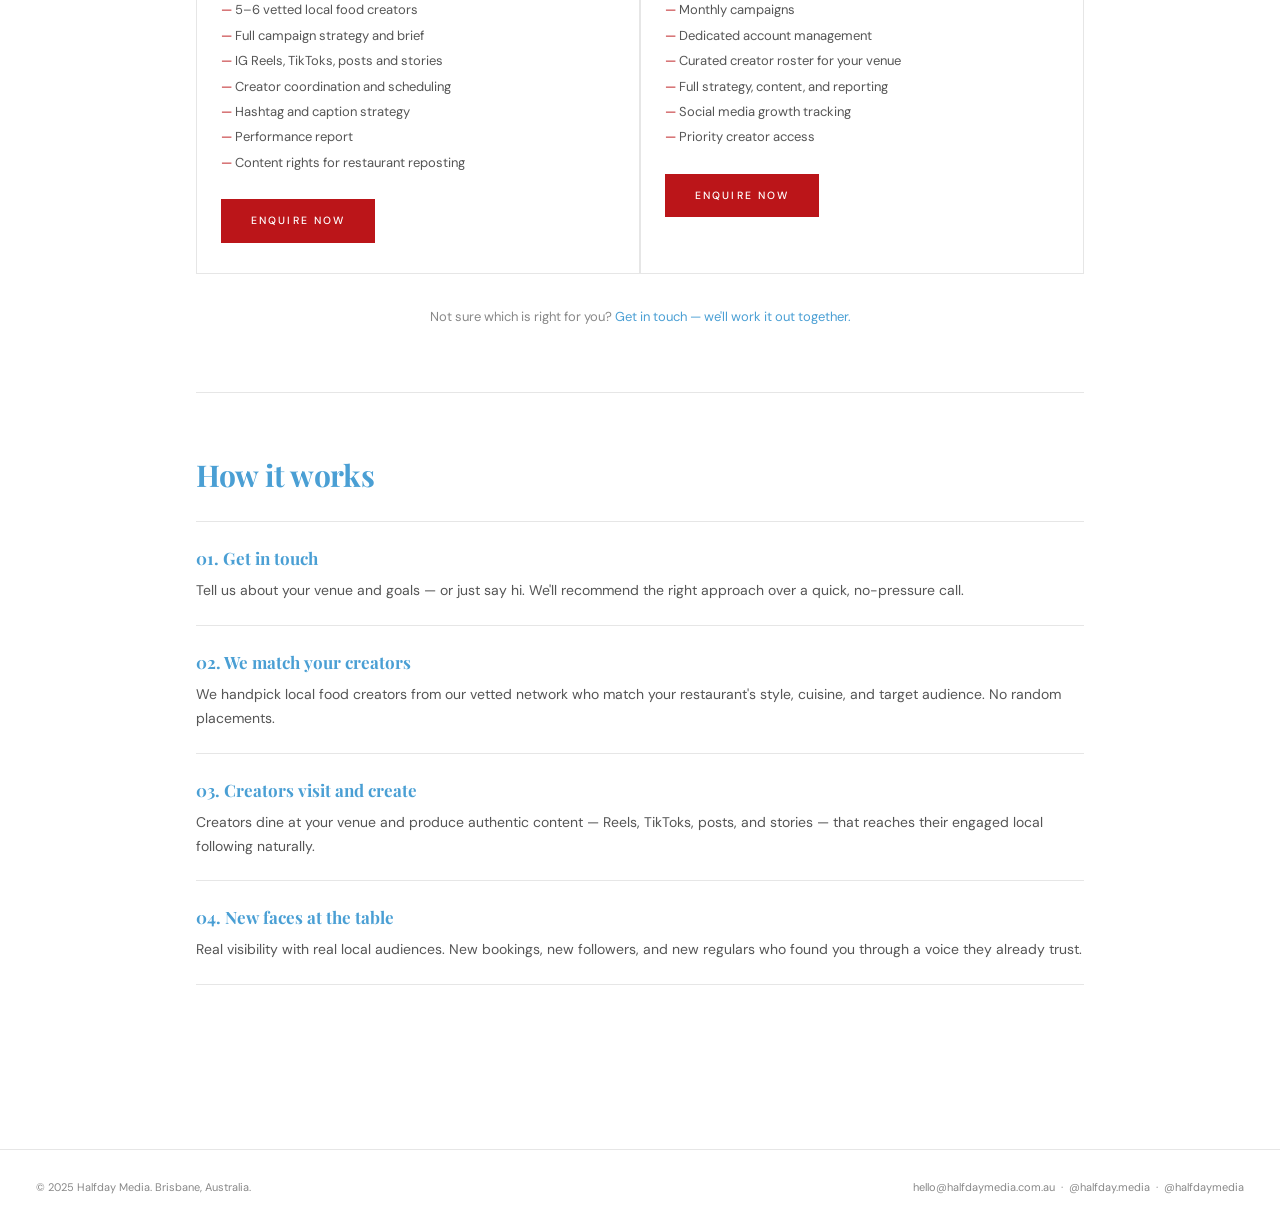
<file: services.html>
<!DOCTYPE html>
<html lang="en">
<head>
  <meta charset="UTF-8">
  <meta name="viewport" content="width=device-width, initial-scale=1.0">
  <title>Services — Halfday Media | Influencer Marketing for Brisbane Restaurants</title>
  <meta name="description" content="Halfday Media connects Brisbane restaurants with vetted local food creators. Explore our campaign tiers and get in touch to build the right campaign for your venue.">
  <link rel="icon" type="image/png" href="favicon.png">
  <link rel="preconnect" href="https://fonts.googleapis.com">
  <link href="https://fonts.googleapis.com/css2?family=Playfair+Display:wght@400;700;900&family=DM+Sans:opsz,wght@9..40,300;9..40,400;9..40,500&display=swap" rel="stylesheet">
  <link rel="stylesheet" href="styles.css">
</head>
<body>

<header class="site-header">
  <a href="index.html" class="header-logo">
    <img src="logo.png" alt="Halfday Media">
  </a>
  <nav class="site-nav">
    <a href="why-us.html">Why Us</a>
    <a href="services.html" class="active">Services</a>
    <a href="about.html">About Us</a>
    <a href="contact.html">Contact</a>
  </nav>
</header>

<main class="page-main">

  <div class="page-hero">
    <h1>What We Do</h1>
    <p>Every campaign is locally run, creator-matched, and built around your venue. Get in touch to find the right fit — we'll talk you through it.</p>
  </div>

  <div class="services-grid">

    <!-- STARTER -->
    <div class="service-card">
      <img class="service-card__img" src="6.jpg" alt="Starter Campaign — Halfday Media">
      <div class="service-card__body">
        <div class="service-card__label">Starter</div>
        <p class="service-card__desc">Your entry point into creator marketing. Perfect for restaurants that want to test the waters and see real results before going bigger.</p>
        <ul class="service-card__list">
          <li>1–2 vetted local food creators</li>
          <li>In-venue dining experience</li>
          <li>Instagram posts or Reels per creator</li>
          <li>Story content included</li>
          <li>Restaurant tagged in all content</li>
        </ul>
        <a href="contact.html" class="btn">Enquire now</a>
      </div>
    </div>

    <!-- GROWTH -->
    <div class="service-card">
      <img class="service-card__img" src="7.jpg" alt="Growth Campaign — Halfday Media">
      <div class="service-card__body">
        <div class="service-card__label">Most Popular</div>
        <p class="service-card__desc">A coordinated multi-creator campaign designed to build buzz across platforms and drive a consistent wave of new diners to your venue.</p>
        <ul class="service-card__list">
          <li>3–4 vetted local food creators</li>
          <li>Content brief and creator matching</li>
          <li>Multi-platform content (IG + TikTok)</li>
          <li>Stories and highlights coverage</li>
          <li>Hashtag strategy included</li>
          <li>Post-campaign summary</li>
        </ul>
        <a href="contact.html" class="btn">Enquire now</a>
      </div>
    </div>

    <!-- PREMIUM -->
    <div class="service-card">
      <img class="service-card__img" src="8.jpg" alt="Premium Campaign — Halfday Media">
      <div class="service-card__body">
        <div class="service-card__label">Premium</div>
        <p class="service-card__desc">A full-scale campaign with dedicated strategy, rich content across all platforms, and detailed performance reporting. Built for restaurants ready to make a real impact.</p>
        <ul class="service-card__list">
          <li>5–6 vetted local food creators</li>
          <li>Full campaign strategy and brief</li>
          <li>IG Reels, TikToks, posts and stories</li>
          <li>Creator coordination and scheduling</li>
          <li>Hashtag and caption strategy</li>
          <li>Performance report</li>
          <li>Content rights for restaurant reposting</li>
        </ul>
        <a href="contact.html" class="btn">Enquire now</a>
      </div>
    </div>

    <!-- ONGOING -->
    <div class="service-card">
      <img class="service-card__img" src="9.jpg" alt="Ongoing Partnership — Halfday Media">
      <div class="service-card__body">
        <div class="service-card__label">Ongoing Partnership</div>
        <p class="service-card__desc">A fully managed, ongoing creator marketing partnership for restaurants that want to build a lasting presence and loyal following — not just a one-off campaign.</p>
        <ul class="service-card__list">
          <li>Monthly campaigns</li>
          <li>Dedicated account management</li>
          <li>Curated creator roster for your venue</li>
          <li>Full strategy, content, and reporting</li>
          <li>Social media growth tracking</li>
          <li>Priority creator access</li>
        </ul>
        <a href="contact.html" class="btn">Enquire now</a>
      </div>
    </div>

  </div><!-- /services-grid -->

  <p style="text-align: center; font-size: 13px; color: var(--muted); margin-top: 32px; line-height: 1.7;">
    Not sure which is right for you? <a href="contact.html" style="color: var(--blue);">Get in touch — we'll work it out together.</a>
  </p>

  <div class="divider" style="margin-top: 64px;"></div>

  <!-- HOW IT WORKS -->
  <section class="section" style="margin-top: 64px;">
    <h2>How it works</h2>
    <ul class="why-list" style="margin-top: 28px;">
      <li>
        <div class="why-list__title">01. Get in touch</div>
        <div class="why-list__desc">Tell us about your venue and goals — or just say hi. We'll recommend the right approach over a quick, no-pressure call.</div>
      </li>
      <li>
        <div class="why-list__title">02. We match your creators</div>
        <div class="why-list__desc">We handpick local food creators from our vetted network who match your restaurant's style, cuisine, and target audience. No random placements.</div>
      </li>
      <li>
        <div class="why-list__title">03. Creators visit and create</div>
        <div class="why-list__desc">Creators dine at your venue and produce authentic content — Reels, TikToks, posts, and stories — that reaches their engaged local following naturally.</div>
      </li>
      <li>
        <div class="why-list__title">04. New faces at the table</div>
        <div class="why-list__desc">Real visibility with real local audiences. New bookings, new followers, and new regulars who found you through a voice they already trust.</div>
      </li>
    </ul>
  </section>

</main>

<footer class="site-footer">
  <span>&copy; 2025 Halfday Media. Brisbane, Australia.</span>
  <span>
    <a href="mailto:hello@halfdaymedia.com.au">hello@halfdaymedia.com.au</a>
    &nbsp;&middot;&nbsp;
    <a href="https://instagram.com/halfday.media" target="_blank" rel="noopener">@halfday.media</a>
    &nbsp;&middot;&nbsp;
    <a href="https://tiktok.com/@halfdaymedia" target="_blank" rel="noopener">@halfdaymedia</a>
  </span>
</footer>

<script src="cursor.js"></script>
</body>
</html>
</file>
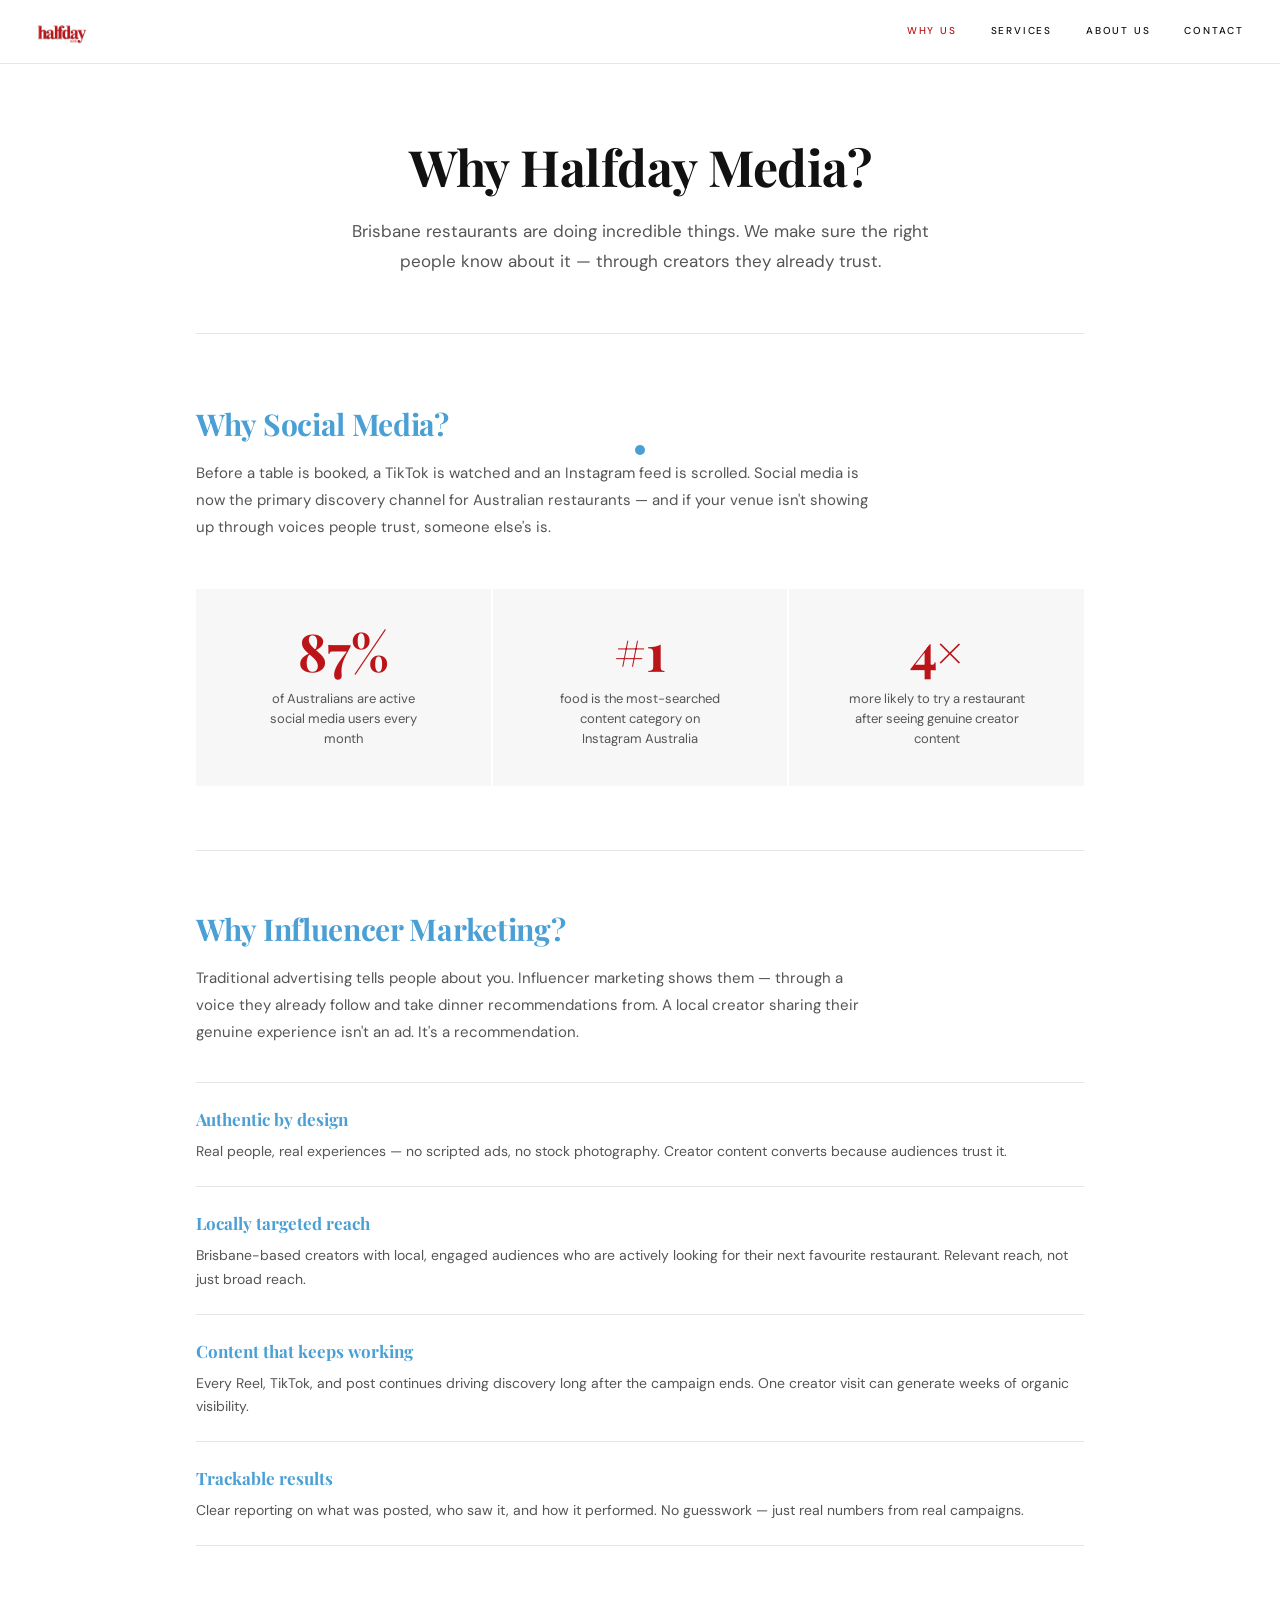
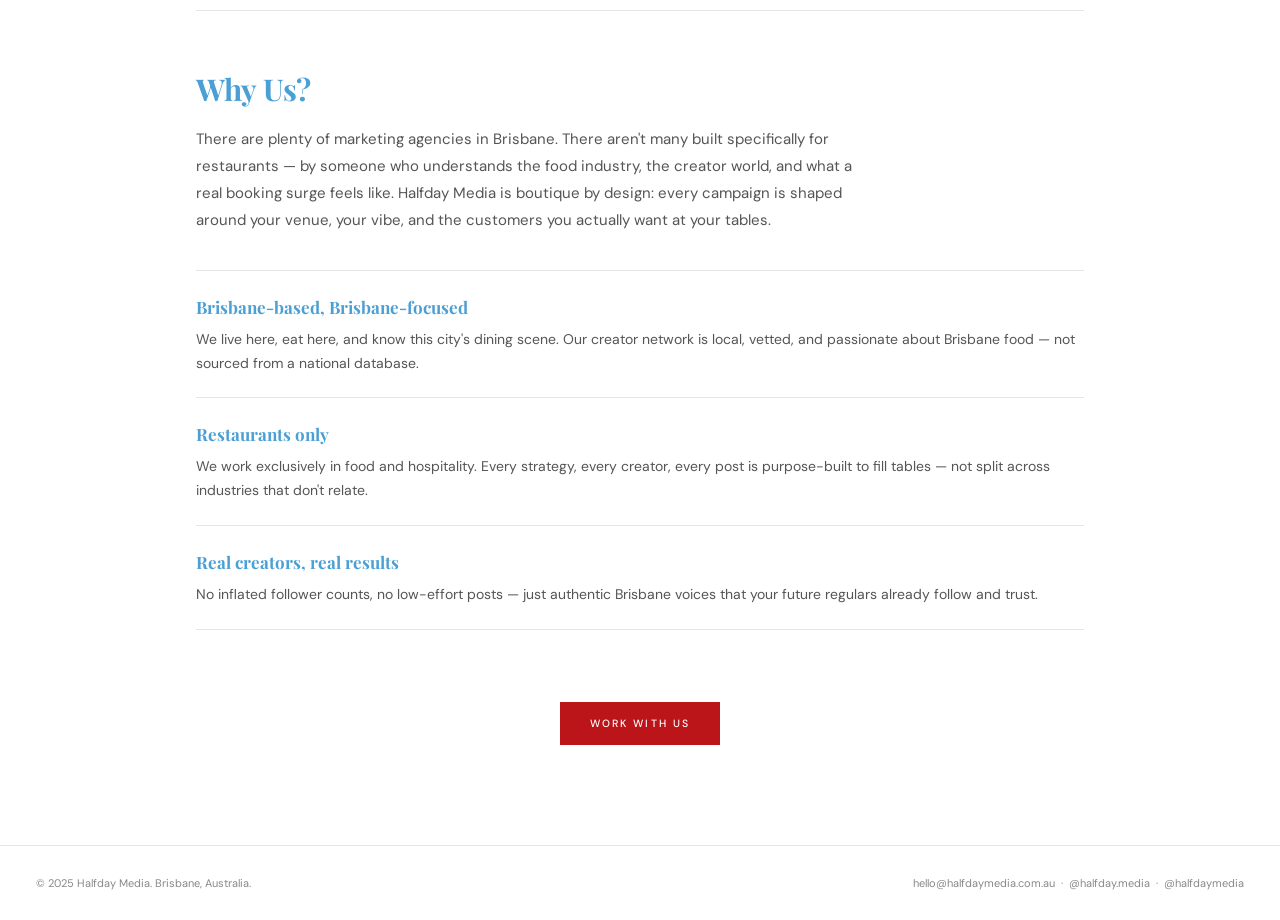
<file: why-us.html>
<!DOCTYPE html>
<html lang="en">
<head>
  <meta charset="UTF-8">
  <meta name="viewport" content="width=device-width, initial-scale=1.0">
  <title>Why Us — Halfday Media | Brisbane Restaurant Influencer Marketing</title>
  <meta name="description" content="Why Brisbane restaurants choose Halfday Media. Real local creators, authentic content, and campaigns built specifically for the food and hospitality industry.">
  <link rel="icon" type="image/png" href="favicon.png">
  <link rel="preconnect" href="https://fonts.googleapis.com">
  <link href="https://fonts.googleapis.com/css2?family=Playfair+Display:wght@400;700;900&family=DM+Sans:opsz,wght@9..40,300;9..40,400;9..40,500&display=swap" rel="stylesheet">
  <link rel="stylesheet" href="styles.css">
</head>
<body>

<header class="site-header">
  <a href="index.html" class="header-logo">
    <img src="logo.png" alt="Halfday Media">
  </a>
  <nav class="site-nav">
    <a href="why-us.html" class="active">Why Us</a>
    <a href="services.html">Services</a>
    <a href="about.html">About Us</a>
    <a href="contact.html">Contact</a>
  </nav>
</header>

<main class="page-main">

  <div class="page-hero">
    <h1>Why Halfday Media?</h1>
    <p>Brisbane restaurants are doing incredible things. We make sure the right people know about it — through creators they already trust.</p>
  </div>

  <!-- WHY SOCIAL MEDIA -->
  <section class="section">
    <h2>Why Social Media?</h2>
    <p>Before a table is booked, a TikTok is watched and an Instagram feed is scrolled. Social media is now the primary discovery channel for Australian restaurants — and if your venue isn't showing up through voices people trust, someone else's is.</p>

    <div class="grid-3" style="margin-top: 48px;">
      <div class="stat-block">
        <div class="stat-block__num">87%</div>
        <div class="stat-block__label">of Australians are active social media users every month</div>
      </div>
      <div class="stat-block">
        <div class="stat-block__num">#1</div>
        <div class="stat-block__label">food is the most-searched content category on Instagram Australia</div>
      </div>
      <div class="stat-block">
        <div class="stat-block__num">4×</div>
        <div class="stat-block__label">more likely to try a restaurant after seeing genuine creator content</div>
      </div>
    </div>
  </section>

  <div class="divider"></div>

  <!-- WHY INFLUENCER MARKETING -->
  <section class="section">
    <h2>Why Influencer Marketing?</h2>
    <p>Traditional advertising tells people about you. Influencer marketing shows them — through a voice they already follow and take dinner recommendations from. A local creator sharing their genuine experience isn't an ad. It's a recommendation.</p>

    <ul class="why-list" style="margin-top: 36px;">
      <li>
        <div class="why-list__title">Authentic by design</div>
        <div class="why-list__desc">Real people, real experiences — no scripted ads, no stock photography. Creator content converts because audiences trust it.</div>
      </li>
      <li>
        <div class="why-list__title">Locally targeted reach</div>
        <div class="why-list__desc">Brisbane-based creators with local, engaged audiences who are actively looking for their next favourite restaurant. Relevant reach, not just broad reach.</div>
      </li>
      <li>
        <div class="why-list__title">Content that keeps working</div>
        <div class="why-list__desc">Every Reel, TikTok, and post continues driving discovery long after the campaign ends. One creator visit can generate weeks of organic visibility.</div>
      </li>
      <li>
        <div class="why-list__title">Trackable results</div>
        <div class="why-list__desc">Clear reporting on what was posted, who saw it, and how it performed. No guesswork — just real numbers from real campaigns.</div>
      </li>
    </ul>
  </section>

  <div class="divider"></div>

  <!-- WHY HALFDAY MEDIA -->
  <section class="section">
    <h2>Why Us?</h2>
    <p>There are plenty of marketing agencies in Brisbane. There aren't many built specifically for restaurants — by someone who understands the food industry, the creator world, and what a real booking surge feels like. Halfday Media is boutique by design: every campaign is shaped around your venue, your vibe, and the customers you actually want at your tables.</p>

    <ul class="why-list" style="margin-top: 36px;">
      <li>
        <div class="why-list__title">Brisbane-based, Brisbane-focused</div>
        <div class="why-list__desc">We live here, eat here, and know this city's dining scene. Our creator network is local, vetted, and passionate about Brisbane food — not sourced from a national database.</div>
      </li>
      <li>
        <div class="why-list__title">Restaurants only</div>
        <div class="why-list__desc">We work exclusively in food and hospitality. Every strategy, every creator, every post is purpose-built to fill tables — not split across industries that don't relate.</div>
      </li>
      <li>
        <div class="why-list__title">Real creators, real results</div>
        <div class="why-list__desc">No inflated follower counts, no low-effort posts — just authentic Brisbane voices that your future regulars already follow and trust.</div>
      </li>
    </ul>
  </section>

  <div style="text-align: center; margin-top: 72px;">
    <a href="contact.html" class="btn">Work with us</a>
  </div>

</main>

<footer class="site-footer">
  <span>&copy; 2025 Halfday Media. Brisbane, Australia.</span>
  <span>
    <a href="mailto:hello@halfdaymedia.com.au">hello@halfdaymedia.com.au</a>
    &nbsp;&middot;&nbsp;
    <a href="https://instagram.com/halfday.media" target="_blank" rel="noopener">@halfday.media</a>
    &nbsp;&middot;&nbsp;
    <a href="https://tiktok.com/@halfdaymedia" target="_blank" rel="noopener">@halfdaymedia</a>
  </span>
</footer>

<script src="cursor.js"></script>
</body>
</html>
</file>
<file: styles.css>
/* ================================================================
   HALFDAY MEDIA — SHARED STYLES
   Used by: why-us.html, services.html, about.html, contact.html
================================================================ */
*, *::before, *::after { box-sizing: border-box; margin: 0; padding: 0; }

:root {
  --red:    #bb1519;
  --blue:   #4a9fd4;
  --dark:   #111111;
  --mid:    #555555;
  --muted:  #888888;
  --bg:     #ffffff;
  --light:  #f7f7f7;
  --border: #e6e6e6;
  --font-sans:  'DM Sans', system-ui, sans-serif;
  --font-serif: 'Playfair Display', Georgia, serif;
  --max-w:  960px;
  --hdr-h:  64px;
}

html { scroll-behavior: smooth; }
body {
  font-family: var(--font-sans);
  background: var(--bg);
  color: var(--dark);
  font-size: 15px;
  line-height: 1.65;
  -webkit-font-smoothing: antialiased;
}

h1, h2, h3, h4, h5, h6 {
  font-family: var(--font-serif);
  font-weight: 700;
  font-style: normal;
  line-height: 1.22;
  letter-spacing: -0.01em;
}
a { color: inherit; text-decoration: none; }
img { display: block; max-width: 100%; }

/* ================================================================
   SITE HEADER
================================================================ */
.site-header {
  position: sticky; top: 0;
  height: var(--hdr-h);
  background: #fff; border-bottom: 1px solid var(--border);
  z-index: 100;
  display: flex; align-items: center;
  padding: 0 36px;
}
.header-logo { height: 26px; margin-right: auto; }
.header-logo img { height: 100%; width: auto; }

.site-nav { display: flex; gap: 34px; align-items: center; }
.site-nav a {
  font-family: var(--font-sans);
  font-size: 10px; font-weight: 500;
  letter-spacing: 0.18em; text-transform: uppercase;
  color: var(--dark); text-decoration: none;
  transition: color 0.2s;
}
.site-nav a:hover,
.site-nav a.active { color: var(--red); }

@media (max-width: 640px) {
  .site-header { padding: 0 18px; }
  .site-nav { gap: 18px; }
  .site-nav a { font-size: 9px; letter-spacing: 0.12em; }
}

/* ================================================================
   PAGE LAYOUT
================================================================ */
.page-main {
  max-width: var(--max-w);
  margin: 0 auto;
  padding: 72px 36px 100px;
}
@media (max-width: 640px) { .page-main { padding: 48px 20px 72px; } }

/* ---- HERO ---- */
.page-hero {
  text-align: center;
  margin-bottom: 72px;
  padding-bottom: 56px;
  border-bottom: 1px solid var(--border);
}
.page-hero h1 {
  font-size: clamp(30px, 5vw, 50px);
  margin-bottom: 20px;
}
.page-hero p {
  font-size: clamp(15px, 2vw, 17px);
  color: var(--mid);
  max-width: 580px;
  margin: 0 auto;
  line-height: 1.75;
}

/* ---- SECTION ---- */
.section { margin-bottom: 64px; }
.section h2 { font-size: clamp(22px, 3.5vw, 30px); margin-bottom: 18px; color: var(--blue); }
.section p { color: var(--mid); max-width: 680px; margin-bottom: 16px; line-height: 1.8; }

/* ---- DIVIDER ---- */
.divider { height: 1px; background: var(--border); margin: 60px 0; }

/* ================================================================
   BUTTON
================================================================ */
.btn {
  display: inline-block;
  padding: 13px 30px;
  background: var(--red); color: #fff;
  font-family: var(--font-sans);
  font-size: 10.5px; font-weight: 500;
  letter-spacing: 0.2em; text-transform: uppercase;
  border: none; cursor: pointer;
  transition: background 0.22s;
  text-decoration: none;
}
.btn:hover { background: #9a1013; }

/* ================================================================
   GRIDS
================================================================ */
.grid-2 {
  display: grid; grid-template-columns: 1fr 1fr;
  gap: 48px 60px; align-items: start;
}
.grid-3 {
  display: grid; grid-template-columns: repeat(3, 1fr);
  gap: 2px;
}
@media (max-width: 720px) {
  .grid-2 { grid-template-columns: 1fr; gap: 40px; }
  .grid-3 { grid-template-columns: 1fr; }
}

/* ================================================================
   STAT BLOCK
================================================================ */
.stat-block {
  text-align: center; padding: 36px 24px;
  background: var(--light);
}
.stat-block__num {
  font-family: var(--font-serif); font-size: 52px; font-weight: 700;
  color: var(--red); line-height: 1; margin-bottom: 12px;
}
.stat-block__label {
  font-size: 13px; color: var(--mid); line-height: 1.55;
  max-width: 180px; margin: 0 auto;
}

/* ================================================================
   WHY LIST
================================================================ */
.why-list { list-style: none; }
.why-list li {
  padding: 22px 0;
  border-bottom: 1px solid var(--border);
}
.why-list li:first-child { border-top: 1px solid var(--border); }
.why-list__title {
  font-family: var(--font-serif); font-size: 17px; font-weight: 700; font-style: normal;
  margin-bottom: 7px; color: var(--blue);
}
.why-list__desc { font-size: 14px; color: var(--mid); line-height: 1.7; }

/* ================================================================
   SERVICE CARDS
================================================================ */
.services-grid {
  display: grid; grid-template-columns: 1fr 1fr;
  gap: 2px; background: var(--border);
  border: 1px solid var(--border);
  margin-top: 56px;
}
@media (max-width: 720px) { .services-grid { grid-template-columns: 1fr; } }

.service-card { background: #fff; }
.service-card__img {
  width: 100%; aspect-ratio: 4/3; object-fit: cover;
  display: block; background: var(--light);
}
.service-card__body { padding: 26px 24px 30px; }
.service-card__label {
  font-size: 9.5px; font-weight: 500; letter-spacing: 0.2em; text-transform: uppercase;
  color: var(--blue); margin-bottom: 8px;
}
.service-card__desc {
  font-size: 14px; color: var(--mid); line-height: 1.72; margin-bottom: 16px;
}
.service-card__list {
  list-style: none; font-size: 13px; color: var(--mid); line-height: 1.65; margin-bottom: 24px;
}
.service-card__list li { padding: 2px 0; }
.service-card__list li::before { content: '— '; color: var(--red); }

/* ================================================================
   CONTACT FORM
================================================================ */
.contact-layout {
  display: grid; grid-template-columns: 1fr 1fr;
  gap: 80px; align-items: start;
}
@media (max-width: 720px) { .contact-layout { grid-template-columns: 1fr; gap: 56px; } }

.form-group { margin-bottom: 30px; }
.form-group label {
  display: block; font-size: 10px; font-weight: 500;
  letter-spacing: 0.16em; text-transform: uppercase;
  margin-bottom: 9px; color: var(--dark);
}
.form-group input,
.form-group textarea,
.form-group select {
  width: 100%; padding: 10px 0;
  border: none; border-bottom: 1.5px solid var(--border);
  border-radius: 0; font-family: var(--font-sans);
  font-size: 15px; color: var(--dark); background: transparent;
  outline: none; transition: border-color 0.2s; -webkit-appearance: none;
}
.form-group input::placeholder,
.form-group textarea::placeholder { color: #bbb; }
.form-group input:focus,
.form-group textarea:focus,
.form-group select:focus { border-bottom-color: var(--dark); }
.form-group textarea { resize: none; height: 140px; line-height: 1.6; }
.form-group select { cursor: pointer; }
.form-group select option { background: #fff; }

/* Contact info links */
.contact-info h2 { margin-bottom: 20px; }
.contact-info p   { color: var(--mid); font-size: 15px; line-height: 1.78; margin-bottom: 14px; }

/* ================================================================
   SITE FOOTER
================================================================ */
.site-footer {
  border-top: 1px solid var(--border);
  padding: 28px 36px;
  display: flex; align-items: center; justify-content: space-between;
  font-size: 11px; color: var(--muted); flex-wrap: wrap; gap: 10px;
}
.site-footer a { color: var(--muted); transition: color 0.2s; }
.site-footer a:hover { color: var(--red); }
</file>
